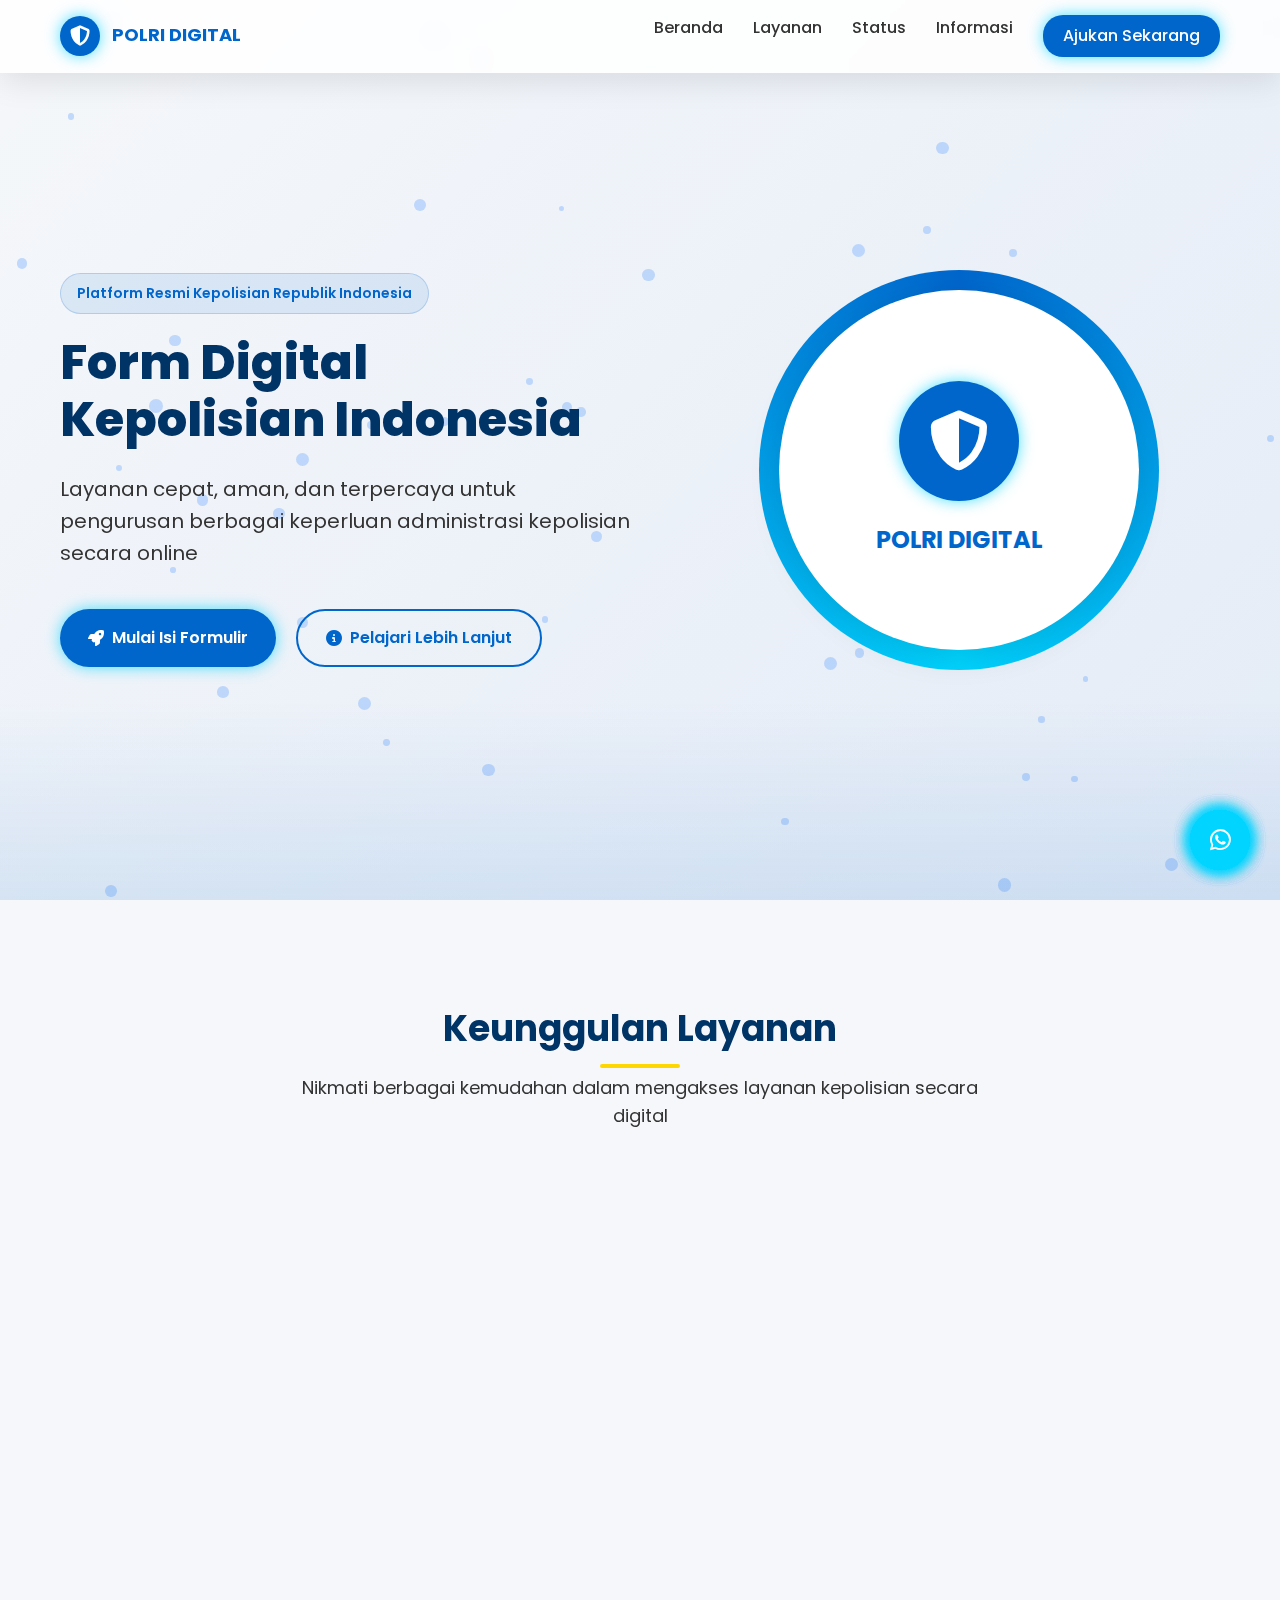
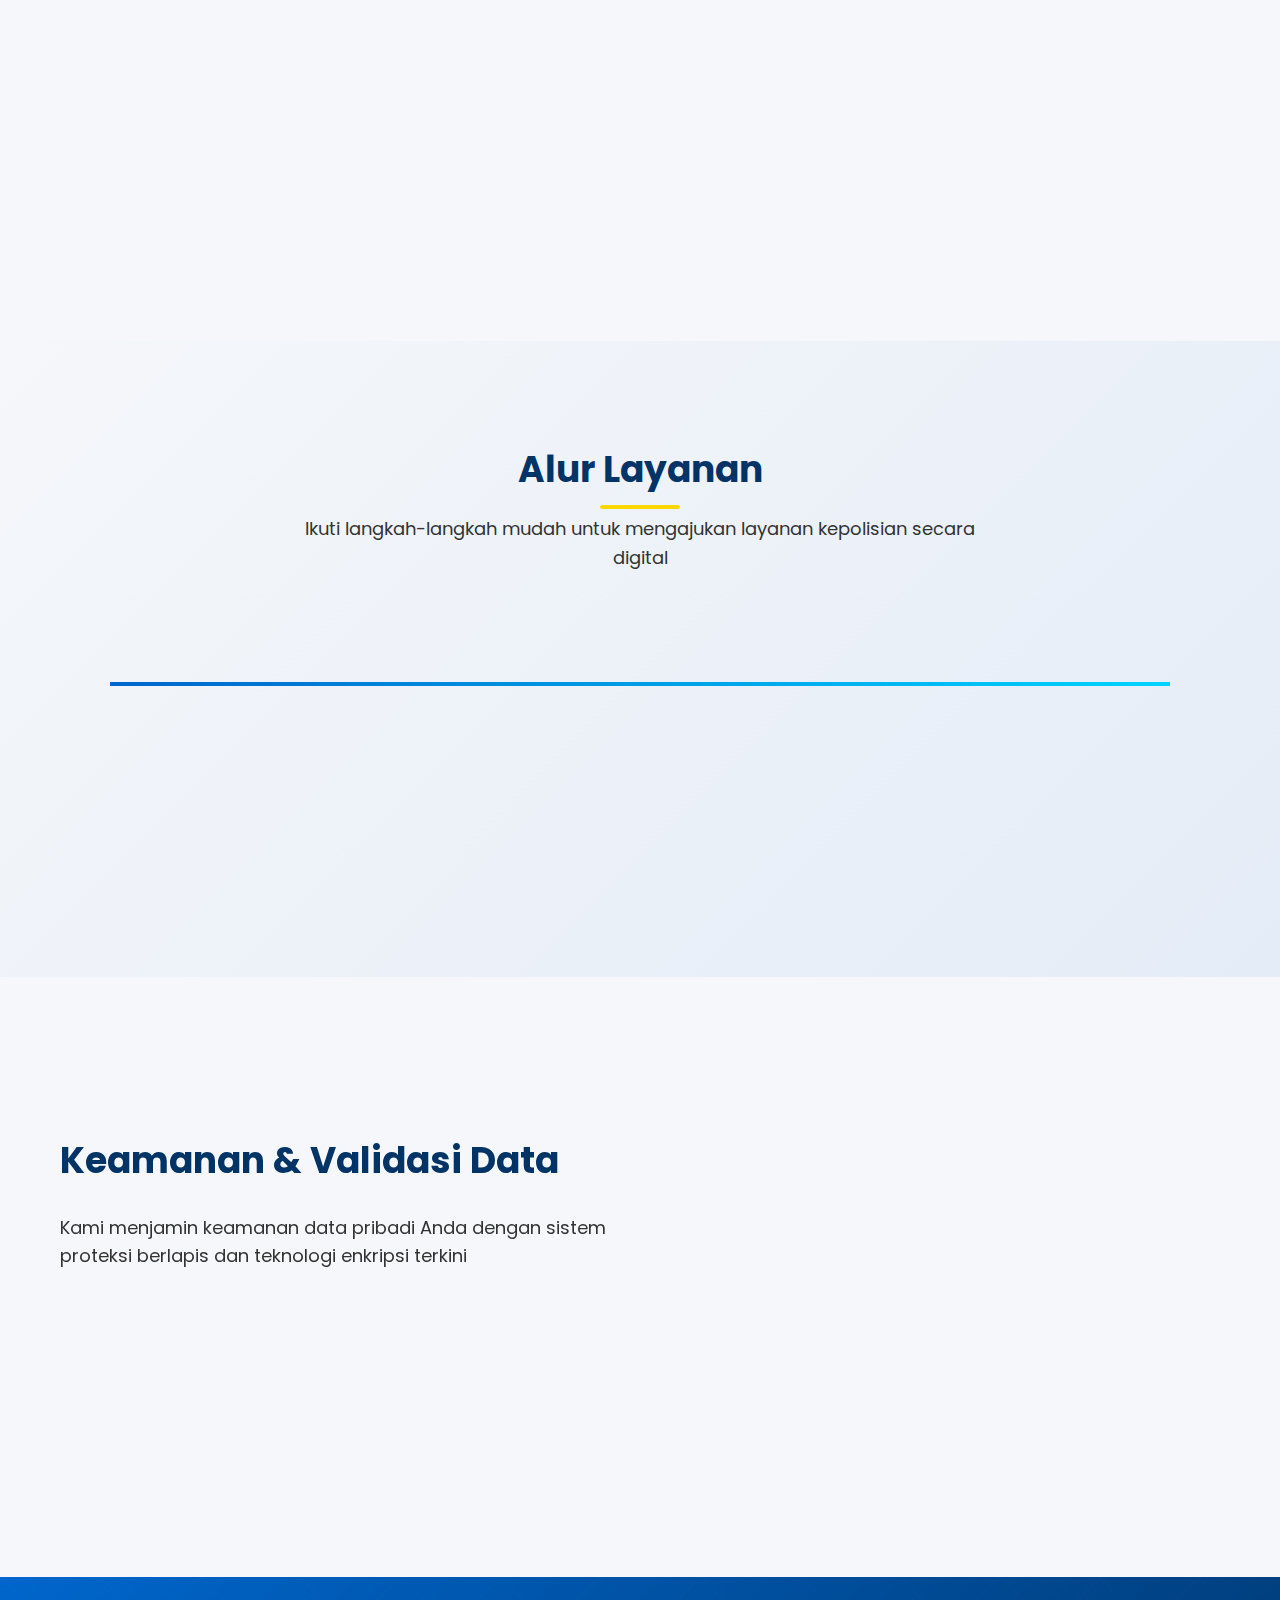
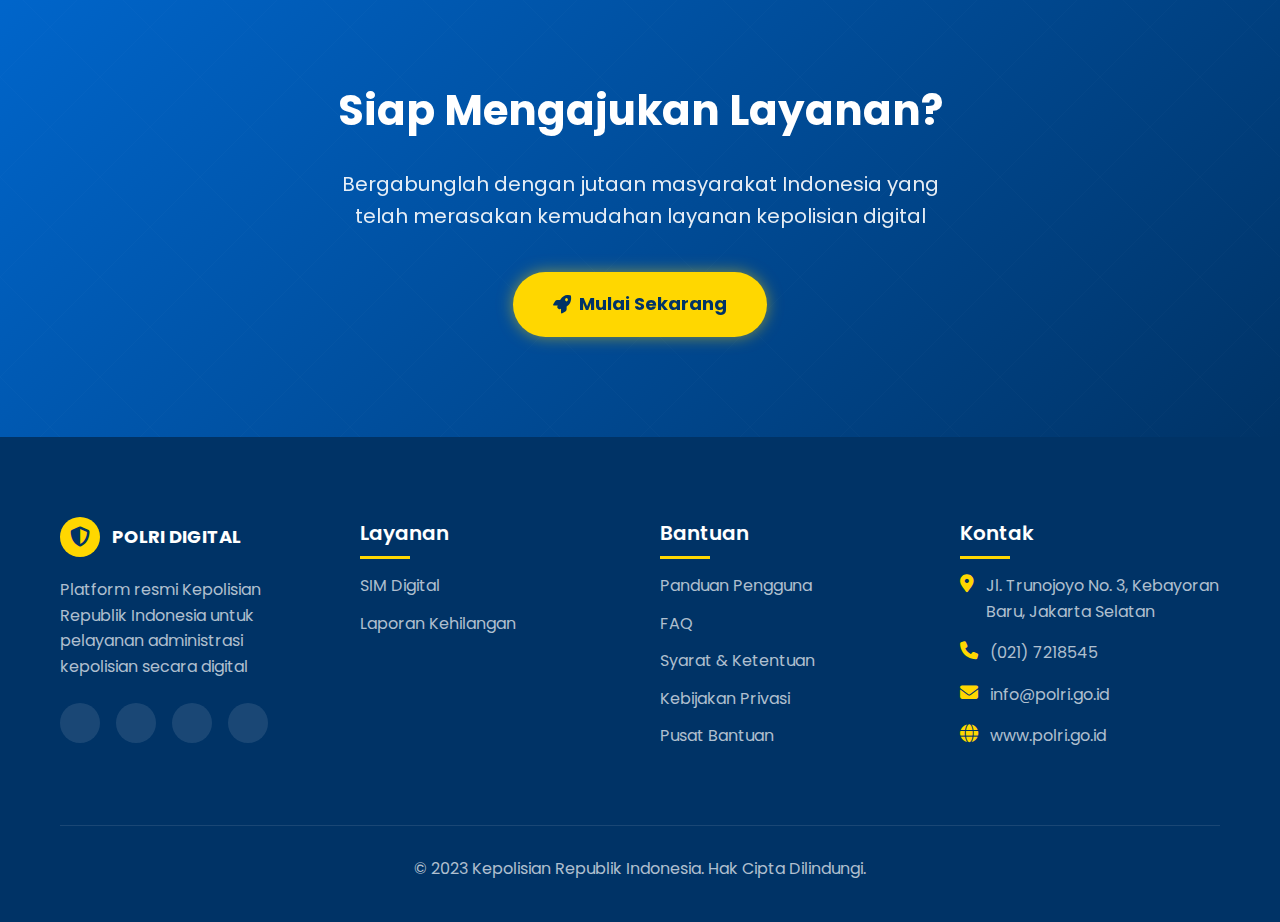
<file: index.html>
<!DOCTYPE html>
<html lang="id">

<head>
    <meta charset="UTF-8">
    <meta name="viewport" content="width=device-width, initial-scale=1.0">
    <title>Form Digital Kepolisian Indonesia - Layanan Masyarakat</title>

    <!-- Meta Tags -->
    <meta name="description"
        content="Platform Form Digital Kepolisian Indonesia - Layanan cepat, aman, dan terpercaya untuk masyarakat">
    <meta name="keywords" content="Polri Digital, Form Kepolisian, Layanan Masyarakat, SKCK Online, SIM Digital">
    <meta name="author" content="Kepolisian Negara Republik Indonesia">

    <!-- Google Fonts -->
    <link rel="preconnect" href="https://fonts.googleapis.com">
    <link rel="preconnect" href="https://fonts.gstatic.com" crossorigin>
    <link href="https://fonts.googleapis.com/css2?family=Poppins:wght@300;400;500;600;700;800&display=swap"
        rel="stylesheet">

    <!-- Font Awesome -->
    <link rel="stylesheet" href="https://cdnjs.cloudflare.com/ajax/libs/font-awesome/6.4.0/css/all.min.css">

    <!-- AOS Animation -->
    <link href="https://unpkg.com/aos@2.3.1/dist/aos.css" rel="stylesheet">

    <!-- Custom CSS -->
    <style>
        :root {
            --primary-blue: #0066CC;
            --light-blue: #4D94FF;
            --neon-blue: #00D4FF;
            --gold: #FFD700;
            --dark-blue: #003366;
            --white: #FFFFFF;
            --light-gray: #F5F7FA;
            --medium-gray: #E1E8ED;
            --dark-gray: #333333;
            --success: #00C853;
            --warning: #FFBB33;
            --danger: #FF4444;
            --glass-bg: rgba(255, 255, 255, 0.15);
            --glass-border: rgba(255, 255, 255, 0.2);
            --shadow: 0 8px 32px rgba(0, 0, 0, 0.1);
            --neon-glow: 0 0 15px rgba(0, 212, 255, 0.7);
            --gold-glow: 0 0 15px rgba(255, 215, 0, 0.5);
        }

        * {
            margin: 0;
            padding: 0;
            box-sizing: border-box;
        }

        body {
            font-family: 'Poppins', sans-serif;
            background-color: var(--light-gray);
            color: var(--dark-gray);
            overflow-x: hidden;
            line-height: 1.6;
        }

        /* Scrollbar Styling */
        ::-webkit-scrollbar {
            width: 10px;
        }

        ::-webkit-scrollbar-track {
            background: var(--light-gray);
        }

        ::-webkit-scrollbar-thumb {
            background: var(--primary-blue);
            border-radius: 5px;
        }

        ::-webkit-scrollbar-thumb:hover {
            background: var(--dark-blue);
        }

        /* Animated Background */
        .bg-animation {
            position: fixed;
            width: 100%;
            height: 100%;
            top: 0;
            left: 0;
            z-index: -1;
            background: linear-gradient(135deg, #f5f7fa 0%, #e4ecf7 100%);
        }

        .particles {
            position: fixed;
            top: 0;
            left: 0;
            width: 100%;
            height: 100%;
            z-index: -1;
            overflow: hidden;
        }

        .particle {
            position: absolute;
            background-color: var(--light-blue);
            border-radius: 50%;
            opacity: 0.3;
            animation: float 15s infinite linear;
        }

        @keyframes float {
            0% {
                transform: translateY(0) translateX(0);
                opacity: 0;
            }

            10% {
                opacity: 0.3;
            }

            90% {
                opacity: 0.3;
            }

            100% {
                transform: translateY(-100vh) translateX(100px);
                opacity: 0;
            }
        }

        .neon-waves {
            position: fixed;
            bottom: 0;
            left: 0;
            width: 100%;
            height: 200px;
            background: linear-gradient(0deg, rgba(0, 102, 204, 0.1) 0%, rgba(0, 212, 255, 0) 100%);
            z-index: -1;
            animation: waves 10s infinite linear;
        }

        @keyframes waves {
            0% {
                transform: translateX(0);
            }

            50% {
                transform: translateX(-25px);
            }

            100% {
                transform: translateX(0);
            }
        }

        /* Navigation */
        .navbar {
            position: fixed;
            top: 0;
            left: 0;
            width: 100%;
            background: rgba(255, 255, 255, 0.85);
            backdrop-filter: blur(10px);
            -webkit-backdrop-filter: blur(10px);
            border-bottom: 1px solid rgba(255, 255, 255, 0.2);
            padding: 15px 0;
            z-index: 1000;
            transition: all 0.3s ease;
            box-shadow: var(--shadow);
        }

        .navbar-container {
            max-width: 1200px;
            margin: 0 auto;
            padding: 0 20px;
            display: flex;
            justify-content: space-between;
            align-items: center;
        }

        .navbar-logo {
            display: flex;
            align-items: center;
            text-decoration: none;
        }

        .navbar-logo-icon {
            width: 40px;
            height: 40px;
            background: var(--primary-blue);
            border-radius: 50%;
            display: flex;
            align-items: center;
            justify-content: center;
            margin-right: 12px;
            box-shadow: var(--neon-glow);
            animation: pulse 2s infinite;
        }

        @keyframes pulse {
            0% {
                box-shadow: 0 0 0 0 rgba(0, 102, 204, 0.7);
            }

            70% {
                box-shadow: 0 0 0 10px rgba(0, 102, 204, 0);
            }

            100% {
                box-shadow: 0 0 0 0 rgba(0, 102, 204, 0);
            }
        }

        .navbar-logo-icon i {
            color: var(--white);
            font-size: 20px;
        }

        .navbar-logo-text {
            font-size: 18px;
            font-weight: 700;
            color: var(--primary-blue);
        }

        .navbar-menu {
            display: flex;
            list-style: none;
            margin: 0;
            padding: 0;
        }

        .navbar-menu li {
            margin-left: 30px;
        }

        .navbar-menu a {
            text-decoration: none;
            color: var(--dark-gray);
            font-weight: 500;
            font-size: 16px;
            position: relative;
            transition: all 0.3s ease;
        }

        .navbar-menu a::after {
            content: '';
            position: absolute;
            bottom: -5px;
            left: 0;
            width: 0;
            height: 2px;
            background: var(--neon-blue);
            transition: width 0.3s ease;
        }

        .navbar-menu a:hover {
            color: var(--primary-blue);
        }

        .navbar-menu a:hover::after {
            width: 100%;
        }

        .navbar-toggle {
            display: none;
            flex-direction: column;
            justify-content: space-between;
            width: 30px;
            height: 21px;
            cursor: pointer;
        }

        .navbar-toggle span {
            display: block;
            height: 3px;
            width: 100%;
            background-color: var(--dark-gray);
            border-radius: 3px;
            transition: all 0.3s ease;
        }

        /* Hero Section */
        .hero {
            min-height: 100vh;
            display: flex;
            align-items: center;
            position: relative;
            padding: 120px 0 80px;
            overflow: hidden;
        }

        .hero-container {
            max-width: 1200px;
            margin: 0 auto;
            padding: 0 20px;
            display: flex;
            align-items: center;
            justify-content: space-between;
        }

        .hero-content {
            width: 50%;
            z-index: 2;
        }

        .hero-badge {
            display: inline-block;
            background: rgba(0, 102, 204, 0.1);
            color: var(--primary-blue);
            padding: 8px 16px;
            border-radius: 50px;
            font-size: 14px;
            font-weight: 600;
            margin-bottom: 20px;
            border: 1px solid rgba(0, 102, 204, 0.2);
            animation: fadeInDown 0.8s ease;
        }

        @keyframes fadeInDown {
            from {
                opacity: 0;
                transform: translateY(-20px);
            }

            to {
                opacity: 1;
                transform: translateY(0);
            }
        }

        .hero-title {
            font-size: 48px;
            font-weight: 800;
            line-height: 1.2;
            margin-bottom: 24px;
            color: var(--dark-blue);
            animation: fadeInLeft 0.8s ease;
        }

        @keyframes fadeInLeft {
            from {
                opacity: 0;
                transform: translateX(-30px);
            }

            to {
                opacity: 1;
                transform: translateX(0);
            }
        }

        .hero-subtitle {
            font-size: 20px;
            font-weight: 400;
            margin-bottom: 40px;
            color: var(--dark-gray);
            animation: fadeInLeft 0.8s ease 0.2s both;
        }

        .hero-buttons {
            display: flex;
            gap: 20px;
            animation: fadeInUp 0.8s ease 0.4s both;
        }

        @keyframes fadeInUp {
            from {
                opacity: 0;
                transform: translateY(30px);
            }

            to {
                opacity: 1;
                transform: translateY(0);
            }
        }

        .btn {
            display: inline-flex;
            align-items: center;
            justify-content: center;
            padding: 14px 28px;
            border-radius: 50px;
            font-size: 16px;
            font-weight: 600;
            text-decoration: none;
            transition: all 0.3s ease;
            cursor: pointer;
            border: none;
            position: relative;
            overflow: hidden;
            z-index: 1;
        }

        .btn-primary {
            background: var(--primary-blue);
            color: var(--white);
            box-shadow: var(--neon-glow);
        }

        .btn-primary::before {
            content: '';
            position: absolute;
            top: 0;
            left: 0;
            width: 100%;
            height: 100%;
            background: var(--dark-blue);
            z-index: -1;
            transition: transform 0.3s ease;
            transform: scaleX(0);
            transform-origin: left;
        }

        .btn-primary:hover {
            color: var(--white);
            transform: translateY(-3px);
            box-shadow: 0 10px 20px rgba(0, 102, 204, 0.3);
        }

        .btn-primary:hover::before {
            transform: scaleX(1);
        }

        .btn-outline {
            background: transparent;
            color: var(--primary-blue);
            border: 2px solid var(--primary-blue);
        }

        .btn-outline:hover {
            background: var(--primary-blue);
            color: var(--white);
            transform: translateY(-3px);
            box-shadow: 0 10px 20px rgba(0, 102, 204, 0.2);
        }

        .btn i {
            margin-right: 8px;
        }

        .hero-visual {
            width: 45%;
            position: relative;
            animation: fadeInRight 0.8s ease 0.6s both;
        }

        @keyframes fadeInRight {
            from {
                opacity: 0;
                transform: translateX(30px);
            }

            to {
                opacity: 1;
                transform: translateX(0);
            }
        }

        .hero-badge-container {
            width: 400px;
            height: 400px;
            position: relative;
            margin: 0 auto;
        }

        .hero-badge-outer {
            position: absolute;
            top: 0;
            left: 0;
            width: 100%;
            height: 100%;
            border-radius: 50%;
            background: conic-gradient(from 0deg, var(--primary-blue), var(--neon-blue), var(--primary-blue));
            animation: rotate 20s linear infinite;
            display: flex;
            align-items: center;
            justify-content: center;
        }

        @keyframes rotate {
            0% {
                transform: rotate(0deg);
            }

            100% {
                transform: rotate(360deg);
            }
        }

        .hero-badge-inner {
            width: 90%;
            height: 90%;
            border-radius: 50%;
            background: var(--white);
            display: flex;
            flex-direction: column;
            align-items: center;
            justify-content: center;
            box-shadow: var(--shadow);
        }

        .hero-badge-icon {
            width: 120px;
            height: 120px;
            background: var(--primary-blue);
            border-radius: 50%;
            display: flex;
            align-items: center;
            justify-content: center;
            margin-bottom: 20px;
            box-shadow: var(--neon-glow);
        }

        .hero-badge-icon i {
            font-size: 60px;
            color: var(--white);
        }

        .hero-badge-text {
            font-size: 24px;
            font-weight: 700;
            color: var(--primary-blue);
            text-align: center;
        }

        /* Features Section */
        .features {
            padding: 100px 0;
            position: relative;
        }

        .section-header {
            text-align: center;
            margin-bottom: 60px;
        }

        .section-title {
            font-size: 36px;
            font-weight: 700;
            color: var(--dark-blue);
            margin-bottom: 16px;
            position: relative;
            display: inline-block;
        }

        .section-title::after {
            content: '';
            position: absolute;
            bottom: -10px;
            left: 50%;
            transform: translateX(-50%);
            width: 80px;
            height: 4px;
            background: var(--gold);
            border-radius: 2px;
        }

        .section-subtitle {
            font-size: 18px;
            color: var(--dark-gray);
            max-width: 700px;
            margin: 0 auto;
        }

        .features-container {
            max-width: 1200px;
            margin: 0 auto;
            padding: 0 20px;
            display: grid;
            grid-template-columns: repeat(auto-fit, minmax(280px, 1fr));
            gap: 30px;
        }

        .feature-card {
            background: var(--white);
            border-radius: 16px;
            padding: 40px 30px;
            text-align: center;
            box-shadow: var(--shadow);
            transition: all 0.3s ease;
            position: relative;
            overflow: hidden;
            border: 1px solid rgba(255, 255, 255, 0.2);
        }

        .feature-card::before {
            content: '';
            position: absolute;
            top: 0;
            left: 0;
            width: 100%;
            height: 5px;
            background: var(--primary-blue);
            transform: scaleX(0);
            transform-origin: left;
            transition: transform 0.3s ease;
        }

        .feature-card:hover {
            transform: translateY(-10px);
            box-shadow: 0 15px 30px rgba(0, 0, 0, 0.15);
        }

        .feature-card:hover::before {
            transform: scaleX(1);
        }

        .feature-icon {
            width: 80px;
            height: 80px;
            background: rgba(0, 102, 204, 0.1);
            border-radius: 50%;
            display: flex;
            align-items: center;
            justify-content: center;
            margin: 0 auto 24px;
            transition: all 0.3s ease;
        }

        .feature-card:hover .feature-icon {
            background: var(--primary-blue);
            transform: translateY(-10px);
        }

        .feature-icon i {
            font-size: 36px;
            color: var(--primary-blue);
            transition: all 0.3s ease;
        }

        .feature-card:hover .feature-icon i {
            color: var(--white);
        }

        .feature-title {
            font-size: 22px;
            font-weight: 600;
            color: var(--dark-blue);
            margin-bottom: 12px;
        }

        .feature-description {
            font-size: 16px;
            color: var(--dark-gray);
            line-height: 1.6;
        }

        /* Process Section */
        .process {
            padding: 100px 0;
            background: linear-gradient(135deg, #f5f7fa 0%, #e4ecf7 100%);
            position: relative;
        }

        .process-container {
            max-width: 1200px;
            margin: 0 auto;
            padding: 0 20px;
        }

        .process-steps {
            display: flex;
            justify-content: space-between;
            position: relative;
            margin-top: 60px;
        }

        .process-steps::before {
            content: '';
            position: absolute;
            top: 50px;
            left: 50px;
            right: 50px;
            height: 4px;
            background: linear-gradient(90deg, var(--primary-blue), var(--neon-blue));
            z-index: 1;
        }

        .process-step {
            width: 22%;
            text-align: center;
            position: relative;
            z-index: 2;
        }

        .step-number {
            width: 100px;
            height: 100px;
            background: var(--white);
            border-radius: 50%;
            display: flex;
            align-items: center;
            justify-content: center;
            margin: 0 auto 24px;
            box-shadow: var(--shadow);
            border: 4px solid var(--primary-blue);
            position: relative;
            transition: all 0.3s ease;
        }

        .process-step:hover .step-number {
            transform: scale(1.1);
            box-shadow: var(--neon-glow);
        }

        .step-number span {
            font-size: 36px;
            font-weight: 700;
            color: var(--primary-blue);
        }

        .step-icon {
            position: absolute;
            top: -15px;
            right: -15px;
            width: 50px;
            height: 50px;
            background: var(--gold);
            border-radius: 50%;
            display: flex;
            align-items: center;
            justify-content: center;
            box-shadow: var(--gold-glow);
        }

        .step-icon i {
            font-size: 24px;
            color: var(--white);
        }

        .step-title {
            font-size: 20px;
            font-weight: 600;
            color: var(--dark-blue);
            margin-bottom: 12px;
        }

        .step-description {
            font-size: 16px;
            color: var(--dark-gray);
        }

        /* Security Section */
        .security {
            padding: 100px 0;
            position: relative;
        }

        .security-container {
            max-width: 1200px;
            margin: 0 auto;
            padding: 0 20px;
            display: flex;
            align-items: center;
            justify-content: space-between;
        }

        .security-content {
            width: 48%;
        }

        .security-title {
            font-size: 36px;
            font-weight: 700;
            color: var(--dark-blue);
            margin-bottom: 24px;
        }

        .security-description {
            font-size: 18px;
            color: var(--dark-gray);
            margin-bottom: 30px;
            line-height: 1.6;
        }

        .security-features {
            display: grid;
            grid-template-columns: repeat(2, 1fr);
            gap: 20px;
        }

        .security-feature {
            display: flex;
            align-items: flex-start;
        }

        .security-feature-icon {
            width: 50px;
            height: 50px;
            background: rgba(0, 102, 204, 0.1);
            border-radius: 50%;
            display: flex;
            align-items: center;
            justify-content: center;
            margin-right: 16px;
            flex-shrink: 0;
        }

        .security-feature-icon i {
            font-size: 24px;
            color: var(--primary-blue);
        }

        .security-feature-text {
            font-size: 16px;
            color: var(--dark-gray);
        }

        .security-visual {
            width: 48%;
            position: relative;
        }

        .security-badge {
            width: 400px;
            height: 400px;
            background: var(--white);
            border-radius: 20px;
            box-shadow: var(--shadow);
            padding: 40px;
            display: flex;
            flex-direction: column;
            align-items: center;
            justify-content: center;
            position: relative;
            overflow: hidden;
            margin: 0 auto;
        }

        .security-badge::before {
            content: '';
            position: absolute;
            top: -50%;
            left: -50%;
            width: 200%;
            height: 200%;
            background: linear-gradient(45deg, transparent, rgba(0, 212, 255, 0.1), transparent);
            transform: rotate(45deg);
            animation: shine 3s infinite;
        }

        @keyframes shine {
            0% {
                transform: translateX(-100%) translateY(-100%) rotate(45deg);
            }

            100% {
                transform: translateX(100%) translateY(100%) rotate(45deg);
            }
        }

        .security-badge-icon {
            width: 120px;
            height: 120px;
            background: var(--primary-blue);
            border-radius: 50%;
            display: flex;
            align-items: center;
            justify-content: center;
            margin-bottom: 30px;
            position: relative;
            z-index: 1;
            box-shadow: var(--neon-glow);
        }

        .security-badge-icon i {
            font-size: 60px;
            color: var(--white);
        }

        .security-badge-title {
            font-size: 24px;
            font-weight: 700;
            color: var(--dark-blue);
            margin-bottom: 16px;
            text-align: center;
            position: relative;
            z-index: 1;
        }

        .security-badge-description {
            font-size: 16px;
            color: var(--dark-gray);
            text-align: center;
            margin-bottom: 30px;
            position: relative;
            z-index: 1;
        }

        .security-checks {
            display: flex;
            justify-content: center;
            gap: 20px;
            position: relative;
            z-index: 1;
        }

        .security-check {
            width: 60px;
            height: 60px;
            background: rgba(0, 200, 83, 0.1);
            border-radius: 50%;
            display: flex;
            align-items: center;
            justify-content: center;
            position: relative;
        }

        .security-check i {
            font-size: 30px;
            color: var(--success);
        }

        .security-check::after {
            content: '';
            position: absolute;
            top: 0;
            left: 0;
            width: 100%;
            height: 100%;
            border-radius: 50%;
            border: 2px solid var(--success);
            animation: check-pulse 2s infinite;
        }

        @keyframes check-pulse {
            0% {
                transform: scale(1);
                opacity: 1;
            }

            100% {
                transform: scale(1.5);
                opacity: 0;
            }
        }

        /* CTA Section */
        .cta {
            padding: 100px 0;
            background: linear-gradient(135deg, var(--primary-blue), var(--dark-blue));
            position: relative;
            overflow: hidden;
        }

        .cta::before {
            content: '';
            position: absolute;
            top: 0;
            left: 0;
            width: 100%;
            height: 100%;
            background: url('data:image/svg+xml;utf8,<svg xmlns="http://www.w3.org/2000/svg" width="100" height="100" viewBox="0 0 100 100"><rect width="100" height="100" fill="none"/><path d="M0,0 L100,100 M100,0 L0,100" stroke="rgba(255,255,255,0.05)" stroke-width="1"/></svg>');
            opacity: 0.3;
        }

        .cta-container {
            max-width: 800px;
            margin: 0 auto;
            padding: 0 20px;
            text-align: center;
            position: relative;
            z-index: 1;
        }

        .cta-title {
            font-size: 42px;
            font-weight: 700;
            color: var(--white);
            margin-bottom: 24px;
        }

        .cta-description {
            font-size: 20px;
            color: rgba(255, 255, 255, 0.9);
            margin-bottom: 40px;
            max-width: 600px;
            margin-left: auto;
            margin-right: auto;
        }

        .btn-glow {
            background: var(--gold);
            color: var(--dark-blue);
            font-size: 18px;
            font-weight: 700;
            padding: 18px 40px;
            border-radius: 50px;
            box-shadow: var(--gold-glow);
            position: relative;
            overflow: hidden;
            transition: all 0.3s ease;
        }

        .btn-glow::before {
            content: '';
            position: absolute;
            top: 50%;
            left: 50%;
            width: 0;
            height: 0;
            border-radius: 50%;
            background: rgba(255, 255, 255, 0.5);
            transform: translate(-50%, -50%);
            transition: width 0.6s, height 0.6s;
        }

        .btn-glow:hover {
            transform: translateY(-5px);
            box-shadow: 0 15px 30px rgba(255, 215, 0, 0.4);
        }

        .btn-glow:active::before {
            width: 300px;
            height: 300px;
        }

        /* Footer */
        .footer {
            background: var(--dark-blue);
            padding: 80px 0 40px;
            position: relative;
        }

        .footer-container {
            max-width: 1200px;
            margin: 0 auto;
            padding: 0 20px;
        }

        .footer-content {
            display: grid;
            grid-template-columns: repeat(auto-fit, minmax(250px, 1fr));
            gap: 40px;
            margin-bottom: 60px;
        }

        .footer-column h3 {
            font-size: 20px;
            font-weight: 600;
            color: var(--white);
            margin-bottom: 24px;
            position: relative;
        }

        .footer-column h3::after {
            content: '';
            position: absolute;
            bottom: -10px;
            left: 0;
            width: 50px;
            height: 3px;
            background: var(--gold);
        }

        .footer-logo {
            display: flex;
            align-items: center;
            margin-bottom: 20px;
        }

        .footer-logo-icon {
            width: 40px;
            height: 40px;
            background: var(--gold);
            border-radius: 50%;
            display: flex;
            align-items: center;
            justify-content: center;
            margin-right: 12px;
        }

        .footer-logo-icon i {
            color: var(--dark-blue);
            font-size: 20px;
        }

        .footer-logo-text {
            font-size: 18px;
            font-weight: 700;
            color: var(--white);
        }

        .footer-description {
            font-size: 16px;
            color: rgba(255, 255, 255, 0.7);
            line-height: 1.6;
            margin-bottom: 24px;
        }

        .footer-links {
            list-style: none;
            padding: 0;
            margin: 0;
        }

        .footer-links li {
            margin-bottom: 12px;
        }

        .footer-links a {
            font-size: 16px;
            color: rgba(255, 255, 255, 0.7);
            text-decoration: none;
            transition: all 0.3s ease;
            display: inline-block;
        }

        .footer-links a:hover {
            color: var(--gold);
            padding-left: 5px;
        }

        .footer-contact {
            list-style: none;
            padding: 0;
            margin: 0;
        }

        .footer-contact li {
            display: flex;
            align-items: flex-start;
            margin-bottom: 16px;
        }

        .footer-contact i {
            color: var(--gold);
            font-size: 18px;
            margin-right: 12px;
            margin-top: 2px;
        }

        .footer-contact span {
            font-size: 16px;
            color: rgba(255, 255, 255, 0.7);
        }

        .footer-social {
            display: flex;
            gap: 16px;
            margin-top: 24px;
        }

        .footer-social a {
            width: 40px;
            height: 40px;
            background: rgba(255, 255, 255, 0.1);
            border-radius: 50%;
            display: flex;
            align-items: center;
            justify-content: center;
            color: var(--white);
            font-size: 18px;
            transition: all 0.3s ease;
        }

        .footer-social a:hover {
            background: var(--gold);
            color: var(--dark-blue);
            transform: translateY(-5px);
        }

        .footer-bottom {
            border-top: 1px solid rgba(255, 255, 255, 0.1);
            padding-top: 30px;
            text-align: center;
        }

        .footer-copyright {
            font-size: 16px;
            color: rgba(255, 255, 255, 0.7);
        }

        /* Floating Action Button */
        .fab {
            position: fixed;
            bottom: 30px;
            right: 30px;
            width: 60px;
            height: 60px;
            background: var(--neon-blue);
            border-radius: 50%;
            display: flex;
            align-items: center;
            justify-content: center;
            color: var(--white);
            font-size: 24px;
            box-shadow: var(--neon-glow);
            cursor: pointer;
            z-index: 1000;
            transition: all 0.3s ease;
            animation: fab-pulse 2s infinite;
        }

        @keyframes fab-pulse {
            0% {
                box-shadow: 0 0 0 0 rgba(0, 212, 255, 0.7);
            }

            70% {
                box-shadow: 0 0 0 15px rgba(0, 212, 255, 0);
            }

            100% {
                box-shadow: 0 0 0 0 rgba(0, 212, 255, 0);
            }
        }

        .fab:hover {
            transform: scale(1.1);
            background: var(--primary-blue);
        }

        /* Back to Top */
        .back-to-top {
            position: fixed;
            bottom: 30px;
            right: 100px;
            width: 50px;
            height: 50px;
            background: var(--primary-blue);
            border-radius: 50%;
            display: flex;
            align-items: center;
            justify-content: center;
            color: var(--white);
            font-size: 20px;
            box-shadow: var(--shadow);
            cursor: pointer;
            z-index: 1000;
            opacity: 0;
            visibility: hidden;
            transition: all 0.3s ease;
        }

        .back-to-top.show {
            opacity: 1;
            visibility: visible;
        }

        .back-to-top:hover {
            background: var(--dark-blue);
            transform: translateY(-5px);
        }

        /* Responsive */
        @media (max-width: 992px) {
            .hero-container {
                flex-direction: column;
            }

            .hero-content {
                width: 100%;
                margin-bottom: 50px;
                text-align: center;
            }

            .hero-visual {
                width: 100%;
            }

            .hero-badge-container {
                width: 300px;
                height: 300px;
            }

            .hero-badge-icon {
                width: 80px;
                height: 80px;
            }

            .hero-badge-icon i {
                font-size: 40px;
            }

            .hero-badge-text {
                font-size: 18px;
            }

            .security-container {
                flex-direction: column;
            }

            .security-content,
            .security-visual {
                width: 100%;
            }

            .security-visual {
                margin-top: 50px;
            }

            .security-badge {
                width: 100%;
                max-width: 400px;
            }
        }

        @media (max-width: 768px) {
            .navbar-menu {
                position: fixed;
                top: 70px;
                left: 0;
                width: 100%;
                background: var(--white);
                flex-direction: column;
                align-items: center;
                padding: 20px 0;
                box-shadow: var(--shadow);
                transform: translateY(-150%);
                transition: transform 0.3s ease;
            }

            .navbar-menu.active {
                transform: translateY(0);
            }

            .navbar-menu li {
                margin: 10px 0;
            }

            .navbar-toggle {
                display: flex;
            }

            .hero-title {
                font-size: 36px;
            }

            .hero-subtitle {
                font-size: 18px;
            }

            .hero-buttons {
                flex-direction: column;
                align-items: center;
            }

            .btn {
                width: 100%;
                max-width: 300px;
            }

            .process-steps {
                flex-direction: column;
                align-items: center;
            }

            .process-steps::before {
                width: 4px;
                height: calc(100% - 100px);
                top: 50px;
                left: 50px;
                right: auto;
                background: linear-gradient(180deg, var(--primary-blue), var(--neon-blue));
            }

            .process-step {
                width: 100%;
                display: flex;
                align-items: center;
                margin-bottom: 40px;
            }

            .step-number {
                margin: 0 30px 0 0;
            }

            .step-content {
                text-align: left;
            }

            .security-features {
                grid-template-columns: 1fr;
            }

            .cta-title {
                font-size: 32px;
            }

            .cta-description {
                font-size: 18px;
            }

            .fab {
                bottom: 20px;
                right: 20px;
                width: 50px;
                height: 50px;
                font-size: 20px;
            }

            .back-to-top {
                bottom: 20px;
                right: 80px;
                width: 40px;
                height: 40px;
                font-size: 16px;
            }
        }

        @media (max-width: 576px) {
            .hero-title {
                font-size: 28px;
            }

            .hero-subtitle {
                font-size: 16px;
            }

            .section-title {
                font-size: 28px;
            }

            .section-subtitle {
                font-size: 16px;
            }

            .security-title {
                font-size: 28px;
            }

            .security-description {
                font-size: 16px;
            }

            .cta-title {
                font-size: 24px;
            }

            .cta-description {
                font-size: 16px;
            }

            .btn-glow {
                font-size: 16px;
                padding: 16px 30px;
            }
        }
    </style>
</head>

<body>
    <!-- Animated Background -->
    <div class="bg-animation"></div>
    <div class="particles" id="particles"></div>
    <div class="neon-waves"></div>

    <!-- Navigation -->
    <nav class="navbar">
        <div class="navbar-container">
            <a href="#" class="navbar-logo">
                <div class="navbar-logo-icon">
                    <i class="fas fa-shield-alt"></i>
                </div>
                <div class="navbar-logo-text">POLRI DIGITAL</div>
            </a>
            <ul class="navbar-menu" id="navbarMenu">
                <li><a href="index.html">Beranda</a></li>
                <li><a href="pendaftaran.html" class="active">Layanan</a></li>
                <li><a href="status.html">Status</a></li>
                <li><a href="informasi.html">Informasi</a></li>
                <li><a href="pendaftaran.html" class="btn btn-primary" style="background: var(--primary-blue); color: white; padding: 8px 20px; border-radius: 20px;">Ajukan Sekarang</a></li>
            </ul>
            <div class="navbar-toggle" id="navbarToggle">
                <span></span>
                <span></span>
                <span></span>
            </div>
        </div>
    </nav>

    <!-- Hero Section -->
    <section class="hero" id="home">
        <div class="hero-container">
            <div class="hero-content">
                <div class="hero-badge">Platform Resmi Kepolisian Republik Indonesia</div>
                <h1 class="hero-title">Form Digital Kepolisian Indonesia</h1>
                <p class="hero-subtitle">Layanan cepat, aman, dan terpercaya untuk pengurusan berbagai keperluan
                    administrasi kepolisian secara online</p>
                <div class="hero-buttons">
                    <a href="#features" class="btn btn-primary">
                        <i class="fas fa-rocket"></i> Mulai Isi Formulir
                    </a>
                    <a href="#process" class="btn btn-outline">
                        <i class="fas fa-info-circle"></i> Pelajari Lebih Lanjut
                    </a>
                </div>
            </div>
            <div class="hero-visual">
                <div class="hero-badge-container">
                    <div class="hero-badge-outer">
                        <div class="hero-badge-inner">
                            <div class="hero-badge-icon">
                                <i class="fas fa-shield-alt"></i>
                            </div>
                            <div class="hero-badge-text">POLRI DIGITAL</div>
                        </div>
                    </div>
                </div>
            </div>
        </div>
    </section>

    <!-- Features Section -->
    <section class="features" id="features">
        <div class="section-header">
            <h2 class="section-title">Keunggulan Layanan</h2>
            <p class="section-subtitle">Nikmati berbagai kemudahan dalam mengakses layanan kepolisian secara digital</p>
        </div>
        <div class="features-container">
            <div class="feature-card" data-aos="fade-up" data-aos-delay="100">
                <div class="feature-icon">
                    <i class="fas fa-shield-alt"></i>
                </div>
                <h3 class="feature-title">Keamanan Terjamin</h3>
                <p class="feature-description">Sistem keamanan berlapis dengan enkripsi data tingkat tinggi untuk
                    melindungi informasi pribadi Anda</p>
            </div>
            <div class="feature-card" data-aos="fade-up" data-aos-delay="200">
                <div class="feature-icon">
                    <i class="fas fa-bolt"></i>
                </div>
                <h3 class="feature-title">Proses Cepat</h3>
                <p class="feature-description">Pengajuan dan pemrosesan dokumen secara real-time tanpa perlu antri di
                    kantor kepolisian</p>
            </div>
            <div class="feature-card" data-aos="fade-up" data-aos-delay="300">
                <div class="feature-icon">
                    <i class="fas fa-certificate"></i>
                </div>
                <h3 class="feature-title">Validasi Resmi</h3>
                <p class="feature-description">Dokumen yang dihasilkan memiliki keabsahan hukum yang sama dengan
                    pengajuan manual</p>
            </div>
            <div class="feature-card" data-aos="fade-up" data-aos-delay="400">
                <div class="feature-icon">
                    <i class="fas fa-mobile-alt"></i>
                </div>
                <h3 class="feature-title">Mudah Diakses</h3>
                <p class="feature-description">Platform yang responsif dan user-friendly, dapat diakses kapan saja dan
                    di mana saja</p>
            </div>
        </div>
    </section>

    <!-- Process Section -->
    <section class="process" id="process">
        <div class="process-container">
            <div class="section-header">
                <h2 class="section-title">Alur Layanan</h2>
                <p class="section-subtitle">Ikuti langkah-langkah mudah untuk mengajukan layanan kepolisian secara
                    digital</p>
            </div>
            <div class="process-steps">
                <div class="process-step" data-aos="fade-up" data-aos-delay="100">
                    <div class="step-number">
                        <span>1</span>
                        <div class="step-icon">
                            <i class="fas fa-user"></i>
                        </div>
                    </div>
                    <h3 class="step-title">Daftar Akun</h3>
                    <p class="step-description">Buat akun dengan data diri yang valid untuk mengakses semua layanan</p>
                </div>
                <div class="process-step" data-aos="fade-up" data-aos-delay="200">
                    <div class="step-number">
                        <span>2</span>
                        <div class="step-icon">
                            <i class="fas fa-file-alt"></i>
                        </div>
                    </div>
                    <h3 class="step-title">Isi Formulir</h3>
                    <p class="step-description">Lengkapi formulir sesuai dengan layanan yang dibutuhkan</p>
                </div>
                <div class="process-step" data-aos="fade-up" data-aos-delay="300">
                    <div class="step-number">
                        <span>3</span>
                        <div class="step-icon">
                            <i class="fas fa-upload"></i>
                        </div>
                    </div>
                    <h3 class="step-title">Upload Dokumen</h3>
                    <p class="step-description">Unggah dokumen pendukung yang diperlukan untuk verifikasi</p>
                </div>
                <div class="process-step" data-aos="fade-up" data-aos-delay="400">
                    <div class="step-number">
                        <span>4</span>
                        <div class="step-icon">
                            <i class="fas fa-check-circle"></i>
                        </div>
                    </div>
                    <h3 class="step-title">Selesai</h3>
                    <p class="step-description">Dokumen siap diunduh setelah melalui proses verifikasi</p>
                </div>
            </div>
        </div>
    </section>

    <!-- Security Section -->
    <section class="security" id="security">
        <div class="security-container">
            <div class="security-content">
                <h2 class="security-title">Keamanan & Validasi Data</h2>
                <p class="security-description">Kami menjamin keamanan data pribadi Anda dengan sistem proteksi berlapis
                    dan teknologi enkripsi terkini</p>
                <div class="security-features">
                    <div class="security-feature" data-aos="fade-right" data-aos-delay="100">
                        <div class="security-feature-icon">
                            <i class="fas fa-lock"></i>
                        </div>
                        <div class="security-feature-text">Enkripsi data end-to-end</div>
                    </div>
                    <div class="security-feature" data-aos="fade-right" data-aos-delay="200">
                        <div class="security-feature-icon">
                            <i class="fas fa-fingerprint"></i>
                        </div>
                        <div class="security-feature-text">Verifikasi biometrik</div>
                    </div>
                    <div class="security-feature" data-aos="fade-right" data-aos-delay="300">
                        <div class="security-feature-icon">
                            <i class="fas fa-shield-alt"></i>
                        </div>
                        <div class="security-feature-text">Sertifikat SSL/TLS</div>
                    </div>
                    <div class="security-feature" data-aos="fade-right" data-aos-delay="400">
                        <div class="security-feature-icon">
                            <i class="fas fa-user-shield"></i>
                        </div>
                        <div class="security-feature-text">Perlindungan data pribadi</div>
                    </div>
                </div>
            </div>
            <div class="security-visual" data-aos="fade-left">
                <div class="security-badge">
                    <div class="security-badge-icon">
                        <i class="fas fa-shield-alt"></i>
                    </div>
                    <h3 class="security-badge-title">Sistem Keamanan Terintegrasi</h3>
                    <p class="security-badge-description">Standar keamanan sesuai dengan regulasi nasional dan
                        internasional</p>
                    <div class="security-checks">
                        <div class="security-check">
                            <i class="fas fa-check"></i>
                        </div>
                        <div class="security-check">
                            <i class="fas fa-check"></i>
                        </div>
                        <div class="security-check">
                            <i class="fas fa-check"></i>
                        </div>
                    </div>
                </div>
            </div>
        </div>
    </section>

    <!-- CTA Section -->
    <section class="cta" id="cta">
        <div class="cta-container">
            <h2 class="cta-title">Siap Mengajukan Layanan?</h2>
            <p class="cta-description">Bergabunglah dengan jutaan masyarakat Indonesia yang telah merasakan kemudahan
                layanan kepolisian digital</p>
            <a href="#" class="btn btn-glow">
                <i class="fas fa-rocket"></i> Mulai Sekarang
            </a>
        </div>
    </section>

    <!-- Footer -->
    <footer class="footer" id="contact">
        <div class="footer-container">
            <div class="footer-content">
                <div class="footer-column">
                    <div class="footer-logo">
                        <div class="footer-logo-icon">
                            <i class="fas fa-shield-alt"></i>
                        </div>
                        <div class="footer-logo-text">POLRI DIGITAL</div>
                    </div>
                    <p class="footer-description">Platform resmi Kepolisian Republik Indonesia untuk pelayanan
                        administrasi kepolisian secara digital</p>
                    <div class="footer-social">
                        <a href="#"><i class="fab fa-facebook-f"></i></a>
                        <a href="#"><i class="fab fa-twitter"></i></a>
                        <a href="#"><i class="fab fa-instagram"></i></a>
                        <a href="#"><i class="fab fa-youtube"></i></a>
                    </div>
                </div>
                <div class="footer-column">
                    <h3>Layanan</h3>
                    <ul class="footer-links">
                        <li><a href="#">SIM Digital</a></li>
                        <li><a href="#">Laporan Kehilangan</a></li>
                    </ul>
                </div>
                <div class="footer-column">
                    <h3>Bantuan</h3>
                    <ul class="footer-links">
                        <li><a href="#">Panduan Pengguna</a></li>
                        <li><a href="#">FAQ</a></li>
                        <li><a href="#">Syarat & Ketentuan</a></li>
                        <li><a href="#">Kebijakan Privasi</a></li>
                        <li><a href="#">Pusat Bantuan</a></li>
                    </ul>
                </div>
                <div class="footer-column">
                    <h3>Kontak</h3>
                    <ul class="footer-contact">
                        <li>
                            <i class="fas fa-map-marker-alt"></i>
                            <span>Jl. Trunojoyo No. 3, Kebayoran Baru, Jakarta Selatan</span>
                        </li>
                        <li>
                            <i class="fas fa-phone"></i>
                            <span>(021) 7218545</span>
                        </li>
                        <li>
                            <i class="fas fa-envelope"></i>
                            <span>info@polri.go.id</span>
                        </li>
                        <li>
                            <i class="fas fa-globe"></i>
                            <span>www.polri.go.id</span>
                        </li>
                    </ul>
                </div>
            </div>
            <div class="footer-bottom">
                <p class="footer-copyright">© 2023 Kepolisian Republik Indonesia. Hak Cipta Dilindungi.</p>
            </div>
        </div>
    </footer>

    <!-- Floating Action Button -->
    <div class="fab" id="fab">
        <i class="fab fa-whatsapp"></i>
    </div>

    <!-- Back to Top -->
    <div class="back-to-top" id="backToTop">
        <i class="fas fa-arrow-up"></i>
    </div>

    <!-- Scripts -->
    <script src="https://unpkg.com/aos@2.3.1/dist/aos.js"></script>
    <script>
        document.addEventListener('DOMContentLoaded', function () {
            // Initialize AOS
            AOS.init({
                duration: 1000,
                once: true,
                easing: 'ease-out-cubic'
            });

            // Create particles
            const particlesContainer = document.getElementById('particles');
            const particleCount = 50;

            for (let i = 0; i < particleCount; i++) {
                const particle = document.createElement('div');
                particle.classList.add('particle');

                // Random size
                const size = Math.random() * 10 + 5;
                particle.style.width = `${size}px`;
                particle.style.height = `${size}px`;

                // Random position
                const posX = Math.random() * 100;
                const posY = Math.random() * 100;
                particle.style.left = `${posX}%`;
                particle.style.top = `${posY}%`;

                // Random animation duration
                const duration = Math.random() * 20 + 10;
                particle.style.animationDuration = `${duration}s`;

                // Random animation delay
                const delay = Math.random() * 5;
                particle.style.animationDelay = `${delay}s`;

                particlesContainer.appendChild(particle);
            }

            // Navbar toggle
            const navbarToggle = document.getElementById('navbarToggle');
            const navbarMenu = document.getElementById('navbarMenu');

            navbarToggle.addEventListener('click', function () {
                navbarMenu.classList.toggle('active');

                // Animate hamburger menu
                const spans = navbarToggle.querySelectorAll('span');
                spans[0].style.transform = navbarMenu.classList.contains('active') ? 'rotate(45deg) translate(5px, 5px)' : '';
                spans[1].style.opacity = navbarMenu.classList.contains('active') ? '0' : '';
                spans[2].style.transform = navbarMenu.classList.contains('active') ? 'rotate(-45deg) translate(7px, -6px)' : '';
            });

            // Close navbar menu when clicking on a link
            const navbarLinks = document.querySelectorAll('.navbar-menu a');
            navbarLinks.forEach(link => {
                link.addEventListener('click', () => {
                    navbarMenu.classList.remove('active');

                    // Reset hamburger menu
                    const spans = navbarToggle.querySelectorAll('span');
                    spans[0].style.transform = '';
                    spans[1].style.opacity = '';
                    spans[2].style.transform = '';
                });
            });

            // Back to top button
            const backToTop = document.getElementById('backToTop');

            window.addEventListener('scroll', () => {
                if (window.scrollY > 300) {
                    backToTop.classList.add('show');
                } else {
                    backToTop.classList.remove('show');
                }
            });

            backToTop.addEventListener('click', () => {
                window.scrollTo({
                    top: 0,
                    behavior: 'smooth'
                });
            });

            // WhatsApp FAB
            const fab = document.getElementById('fab');
            fab.addEventListener('click', () => {
                window.open('https://wa.me/6281234567890?text=Halo%20saya%20ingin%20bertanya%20tentang%20layanan%20Polri%20Digital', '_blank');
            });

            // Smooth scrolling for anchor links
            document.querySelectorAll('a[href^="#"]').forEach(anchor => {
                anchor.addEventListener('click', function (e) {
                    e.preventDefault();
                    const target = document.querySelector(this.getAttribute('href'));
                    if (target) {
                        target.scrollIntoView({
                            behavior: 'smooth',
                            block: 'start'
                        });
                    }
                });
            });

            // Navbar scroll effect
            const navbar = document.querySelector('.navbar');

            window.addEventListener('scroll', () => {
                if (window.scrollY > 50) {
                    navbar.style.background = 'rgba(255, 255, 255, 0.95)';
                    navbar.style.boxShadow = '0 8px 32px rgba(0, 0, 0, 0.15)';
                } else {
                    navbar.style.background = 'rgba(255, 255, 255, 0.85)';
                    navbar.style.boxShadow = '0 8px 32px rgba(0, 0, 0, 0.1)';
                }
            });

            // Add animation to feature cards on hover
            const featureCards = document.querySelectorAll('.feature-card');

            featureCards.forEach(card => {
                card.addEventListener('mouseenter', function () {
                    this.querySelector('.feature-icon').style.transform = 'translateY(-10px) rotate(5deg)';
                });

                card.addEventListener('mouseleave', function () {
                    this.querySelector('.feature-icon').style.transform = 'translateY(0) rotate(0)';
                });
            });

            // Add animation to process steps on hover
            const processSteps = document.querySelectorAll('.process-step');

            processSteps.forEach(step => {
                step.addEventListener('mouseenter', function () {
                    this.querySelector('.step-number').style.transform = 'scale(1.1)';
                });

                step.addEventListener('mouseleave', function () {
                    this.querySelector('.step-number').style.transform = 'scale(1)';
                });
            });

            // Add ripple effect to buttons
            const buttons = document.querySelectorAll('.btn');

            buttons.forEach(button => {
                button.addEventListener('click', function (e) {
                    const ripple = document.createElement('span');
                    const rect = this.getBoundingClientRect();
                    const size = Math.max(rect.width, rect.height);
                    const x = e.clientX - rect.left - size / 2;
                    const y = e.clientY - rect.top - size / 2;

                    ripple.style.width = ripple.style.height = size + 'px';
                    ripple.style.left = x + 'px';
                    ripple.style.top = y + 'px';
                    ripple.classList.add('ripple');

                    this.appendChild(ripple);

                    setTimeout(() => {
                        ripple.remove();
                    }, 600);
                });
            });

            // Add parallax effect to hero section
            window.addEventListener('scroll', () => {
                const scrollPosition = window.scrollY;
                const heroVisual = document.querySelector('.hero-visual');

                if (heroVisual) {
                    heroVisual.style.transform = `translateY(${scrollPosition * 0.2}px)`;
                }
            });

            // Add animation to security checks
            const securityChecks = document.querySelectorAll('.security-check');

            securityChecks.forEach((check, index) => {
                check.style.animationDelay = `${index * 0.2}s`;
            });
        });
    </script>
</body>

</html>
</file>
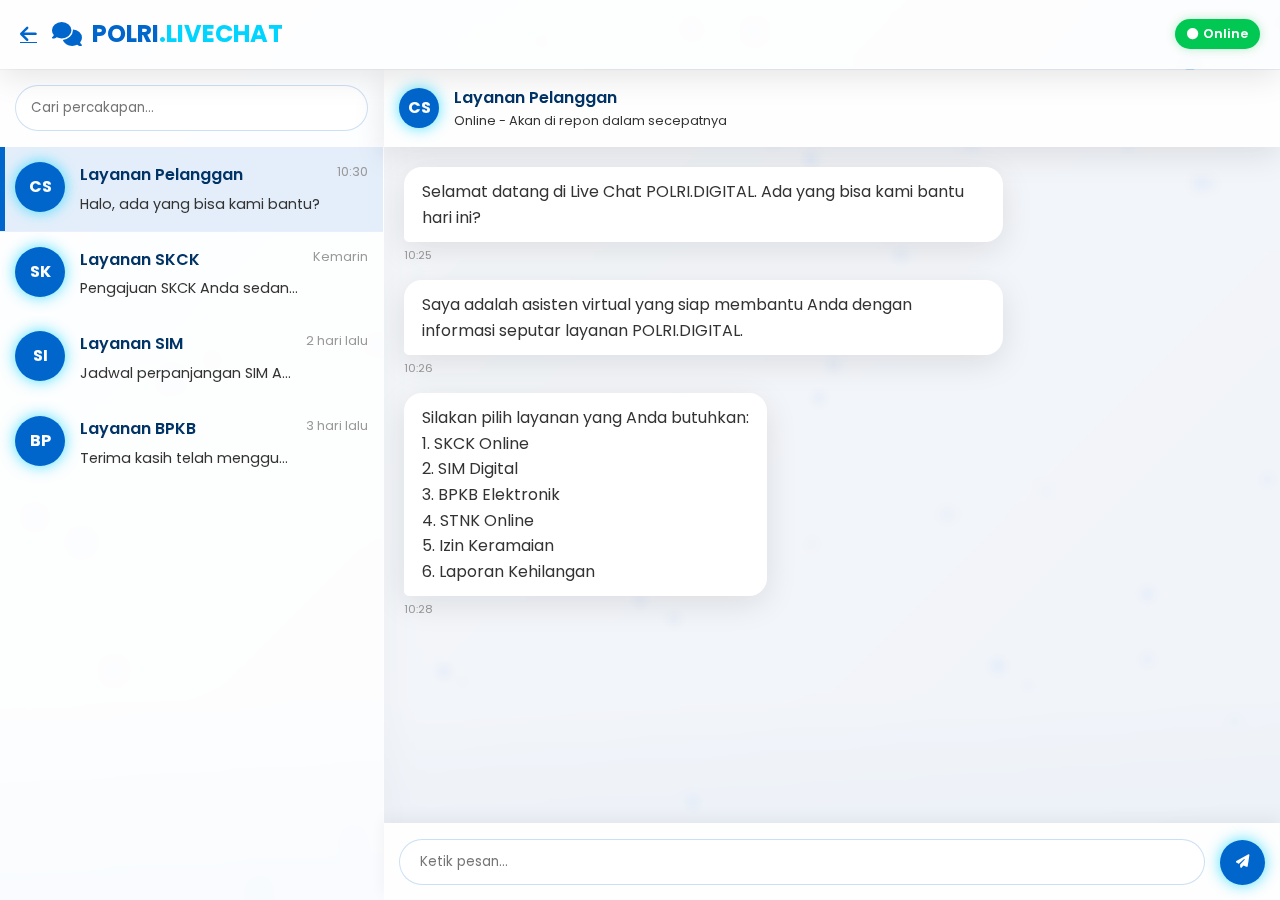
<file: live-chat.html>
<!DOCTYPE html>
<html lang="id">

<head>
    <meta charset="UTF-8">
    <meta name="viewport" content="width=device-width, initial-scale=1.0">
    <title>Live Chat - POLRI.DIGITAL</title>

    <!-- Meta Tags -->
    <meta name="description"
        content="Layanan Live Chat POLRI.DIGITAL - Bantuan langsung untuk kebutuhan administrasi kepolisian">
    <meta name="keywords" content="Live Chat, POLRI, Bantuan, Layanan Pelanggan">
    <meta name="author" content="Kepolisian Negara Republik Indonesia">

    <!-- Google Fonts -->
    <link rel="preconnect" href="https://fonts.googleapis.com">
    <link rel="preconnect" href="https://fonts.gstatic.com" crossorigin>
    <link href="https://fonts.googleapis.com/css2?family=Poppins:wght@300;400;500;600;700;800&display=swap"
        rel="stylesheet">

    <!-- Font Awesome -->
    <link rel="stylesheet" href="https://cdnjs.cloudflare.com/ajax/libs/font-awesome/6.4.0/css/all.min.css">

    <!-- AOS Animation -->
    <link href="https://unpkg.com/aos@2.3.1/dist/aos.css" rel="stylesheet">

    <!-- Custom CSS -->
    <style>
        :root {
            --primary-blue: #0066CC;
            --light-blue: #4D94FF;
            --neon-blue: #00D4FF;
            --gold: #FFD700;
            --dark-blue: #003366;
            --white: #FFFFFF;
            --light-gray: #F5F7FA;
            --medium-gray: #E1E8ED;
            --dark-gray: #333333;
            --success: #00C853;
            --warning: #FFBB33;
            --danger: #FF4444;
            --glass-bg: rgba(255, 255, 255, 0.15);
            --glass-border: rgba(255, 255, 255, 0.2);
            --shadow: 0 8px 32px rgba(0, 0, 0, 0.1);
            --neon-glow: 0 0 15px rgba(0, 212, 255, 0.7);
            --gold-glow: 0 0 15px rgba(255, 215, 0, 0.5);
        }

        * {
            margin: 0;
            padding: 0;
            box-sizing: border-box;
        }

        body {
            font-family: 'Poppins', sans-serif;
            background-color: var(--light-gray);
            color: var(--dark-gray);
            overflow-x: hidden;
            line-height: 1.6;
        }

        /* Scrollbar Styling */
        ::-webkit-scrollbar {
            width: 10px;
        }

        ::-webkit-scrollbar-track {
            background: var(--light-gray);
        }

        ::-webkit-scrollbar-thumb {
            background: var(--primary-blue);
            border-radius: 5px;
        }

        ::-webkit-scrollbar-thumb:hover {
            background: var(--dark-blue);
        }

        /* Animated Background */
        .bg-animation {
            position: fixed;
            width: 100%;
            height: 100%;
            top: 0;
            left: 0;
            z-index: -1;
            background: linear-gradient(135deg, #f5f7fa 0%, #e4ecf7 100%);
        }

        .particles {
            position: fixed;
            top: 0;
            left: 0;
            width: 100%;
            height: 100%;
            z-index: -1;
            overflow: hidden;
        }

        .particle {
            position: absolute;
            background-color: var(--light-blue);
            border-radius: 50%;
            opacity: 0.3;
            animation: float 15s infinite linear;
        }

        @keyframes float {
            0% {
                transform: translateY(0) translateX(0);
                opacity: 0;
            }

            10% {
                opacity: 0.3;
            }

            90% {
                opacity: 0.3;
            }

            100% {
                transform: translateY(-100vh) translateX(100px);
                opacity: 0;
            }
        }

        .neon-waves {
            position: fixed;
            bottom: 0;
            left: 0;
            width: 100%;
            height: 200px;
            background: linear-gradient(0deg, rgba(0, 102, 204, 0.1) 0%, rgba(0, 212, 255, 0) 100%);
            z-index: -1;
            animation: waves 10s infinite linear;
        }

        @keyframes waves {
            0% {
                transform: translateX(0);
            }

            50% {
                transform: translateX(-25px);
            }

            100% {
                transform: translateX(0);
            }
        }

        /* Chat Container */
        .chat-container {
            height: 100vh;
            display: flex;
            flex-direction: column;
            position: relative;
        }

        /* Chat Header */
        .chat-header {
            background: rgba(255, 255, 255, 0.85);
            backdrop-filter: blur(10px);
            -webkit-backdrop-filter: blur(10px);
            border-bottom: 1px solid rgba(255, 255, 255, 0.2);
            padding: 15px 20px;
            display: flex;
            align-items: center;
            justify-content: space-between;
            position: fixed;
            top: 0;
            left: 0;
            right: 0;
            z-index: 1000;
            box-shadow: var(--shadow);
            transition: all 0.3s ease;
        }

        .chat-header .brand {
            font-weight: 700;
            font-size: 1.5rem;
            color: var(--primary-blue);
            display: flex;
            align-items: center;
        }

        .chat-header .brand i {
            margin-right: 10px;
            color: var(--primary-blue);
        }

        .chat-header .back-btn {
            background: none;
            border: none;
            color: var(--primary-blue);
            font-size: 1.2rem;
            cursor: pointer;
            display: flex;
            align-items: center;
            margin-right: 15px;
            transition: all 0.3s ease;
        }

        .chat-header .back-btn:hover {
            color: var(--dark-blue);
            transform: translateX(-5px);
        }

        .chat-header .status-badge {
            background: var(--success);
            color: var(--white);
            padding: 5px 12px;
            border-radius: 20px;
            font-size: 0.8rem;
            font-weight: 600;
            display: flex;
            align-items: center;
            box-shadow: 0 0 10px rgba(0, 200, 83, 0.3);
        }

        .chat-header .status-badge i {
            margin-right: 5px;
            font-size: 0.7rem;
        }

        /* Chat Main */
        .chat-main {
            display: flex;
            flex: 1;
            overflow: hidden;
            margin-top: 70px;
        }

        /* Chat Sidebar */
        .chat-sidebar {
            width: 30%;
            background: rgba(255, 255, 255, 0.85);
            backdrop-filter: blur(10px);
            -webkit-backdrop-filter: blur(10px);
            border-right: 1px solid rgba(255, 255, 255, 0.2);
            display: flex;
            flex-direction: column;
            overflow: hidden;
            box-shadow: var(--shadow);
        }

        .chat-search {
            padding: 15px;
            border-bottom: 1px solid rgba(255, 255, 255, 0.2);
        }

        .chat-search input {
            width: 100%;
            padding: 12px 15px;
            border: 1px solid rgba(0, 102, 204, 0.2);
            border-radius: 50px;
            outline: none;
            font-family: 'Poppins', sans-serif;
            background: rgba(255, 255, 255, 0.7);
            transition: all 0.3s ease;
        }

        .chat-search input:focus {
            border-color: var(--primary-blue);
            box-shadow: 0 0 0 3px rgba(0, 102, 204, 0.2);
        }

        .chat-list {
            flex: 1;
            overflow-y: auto;
        }

        .chat-item {
            display: flex;
            padding: 15px;
            border-bottom: 1px solid rgba(255, 255, 255, 0.1);
            cursor: pointer;
            transition: all 0.3s ease;
            position: relative;
            overflow: hidden;
        }

        .chat-item::before {
            content: '';
            position: absolute;
            top: 0;
            left: 0;
            width: 5px;
            height: 100%;
            background: var(--primary-blue);
            transform: scaleY(0);
            transition: transform 0.3s ease;
        }

        .chat-item:hover {
            background: rgba(0, 102, 204, 0.05);
        }

        .chat-item:hover::before {
            transform: scaleY(1);
        }

        .chat-item.active {
            background: rgba(0, 102, 204, 0.1);
        }

        .chat-item.active::before {
            transform: scaleY(1);
        }

        .chat-item-avatar {
            width: 50px;
            height: 50px;
            border-radius: 50%;
            background: var(--primary-blue);
            display: flex;
            align-items: center;
            justify-content: center;
            color: white;
            font-weight: bold;
            margin-right: 15px;
            flex-shrink: 0;
            box-shadow: var(--neon-glow);
            position: relative;
            z-index: 1;
        }

        .chat-item-content {
            flex: 1;
            overflow: hidden;
        }

        .chat-item-name {
            font-weight: 600;
            margin-bottom: 5px;
            white-space: nowrap;
            overflow: hidden;
            text-overflow: ellipsis;
            color: var(--dark-blue);
        }

        .chat-item-message {
            font-size: 0.9rem;
            color: var(--dark-gray);
            white-space: nowrap;
            overflow: hidden;
            text-overflow: ellipsis;
        }

        .chat-item-time {
            font-size: 0.8rem;
            color: #999;
            margin-left: 10px;
            flex-shrink: 0;
        }

        /* Chat Conversation */
        .chat-conversation {
            flex: 1;
            display: flex;
            flex-direction: column;
            background: rgba(245, 247, 250, 0.7);
            backdrop-filter: blur(5px);
            -webkit-backdrop-filter: blur(5px);
        }

        .chat-conversation-header {
            background: rgba(255, 255, 255, 0.85);
            backdrop-filter: blur(10px);
            -webkit-backdrop-filter: blur(10px);
            padding: 15px;
            border-bottom: 1px solid rgba(255, 255, 255, 0.2);
            display: flex;
            align-items: center;
            box-shadow: var(--shadow);
        }

        .chat-conversation-avatar {
            width: 40px;
            height: 40px;
            border-radius: 50%;
            background: var(--primary-blue);
            display: flex;
            align-items: center;
            justify-content: center;
            color: white;
            font-weight: bold;
            margin-right: 15px;
            box-shadow: var(--neon-glow);
        }

        .chat-conversation-name {
            font-weight: 600;
            color: var(--dark-blue);
        }

        .chat-conversation-status {
            font-size: 0.8rem;
            color: var(--dark-gray);
        }

        .chat-messages {
            flex: 1;
            padding: 20px;
            overflow-y: auto;
            display: flex;
            flex-direction: column;
        }

        .message {
            max-width: 70%;
            margin-bottom: 15px;
            display: flex;
            flex-direction: column;
            animation: fadeInUp 0.3s ease;
        }

        @keyframes fadeInUp {
            from {
                opacity: 0;
                transform: translateY(10px);
            }

            to {
                opacity: 1;
                transform: translateY(0);
            }
        }

        .message.sent {
            align-self: flex-end;
            align-items: flex-end;
        }

        .message.received {
            align-self: flex-start;
            align-items: flex-start;
        }

        .message-bubble {
            padding: 12px 18px;
            border-radius: 18px;
            position: relative;
            word-wrap: break-word;
            box-shadow: var(--shadow);
        }

        .message.sent .message-bubble {
            background: var(--primary-blue);
            color: var(--white);
            border-bottom-right-radius: 5px;
        }

        .message.received .message-bubble {
            background: var(--white);
            color: var(--dark-gray);
            border-bottom-left-radius: 5px;
        }

        .message-time {
            font-size: 0.7rem;
            color: #999;
            margin-top: 5px;
        }

        .message.sent .message-time {
            text-align: right;
        }

        /* Chat Input */
        .chat-input {
            background: rgba(255, 255, 255, 0.85);
            backdrop-filter: blur(10px);
            -webkit-backdrop-filter: blur(10px);
            padding: 15px;
            border-top: 1px solid rgba(255, 255, 255, 0.2);
            display: flex;
            align-items: center;
            box-shadow: 0 -5px 15px rgba(0, 0, 0, 0.05);
        }

        .chat-input input {
            flex: 1;
            padding: 12px 20px;
            border: 1px solid rgba(0, 102, 204, 0.2);
            border-radius: 50px;
            outline: none;
            font-family: 'Poppins', sans-serif;
            background: rgba(255, 255, 255, 0.7);
            transition: all 0.3s ease;
        }

        .chat-input input:focus {
            border-color: var(--primary-blue);
            box-shadow: 0 0 0 3px rgba(0, 102, 204, 0.2);
        }

        .chat-input button {
            background: var(--primary-blue);
            border: none;
            color: white;
            width: 45px;
            height: 45px;
            border-radius: 50%;
            margin-left: 15px;
            display: flex;
            align-items: center;
            justify-content: center;
            cursor: pointer;
            transition: all 0.3s ease;
            box-shadow: var(--neon-glow);
        }

        .chat-input button:hover {
            background: var(--dark-blue);
            transform: scale(1.05);
            box-shadow: 0 0 20px rgba(0, 102, 204, 0.5);
        }

        .chat-input button:active {
            transform: scale(0.95);
        }

        /* Empty State */
        .empty-state {
            flex: 1;
            display: flex;
            flex-direction: column;
            align-items: center;
            justify-content: center;
            padding: 20px;
            text-align: center;
        }

        .empty-state-icon {
            font-size: 4rem;
            color: var(--medium-gray);
            margin-bottom: 20px;
            opacity: 0.7;
        }

        .empty-state-text {
            color: var(--dark-gray);
            margin-bottom: 20px;
            font-size: 1.1rem;
        }

        /* Responsive */
        @media (max-width: 768px) {
            .chat-sidebar {
                width: 100%;
                position: absolute;
                z-index: 10;
                height: 100%;
                display: none;
            }

            .chat-sidebar.active {
                display: flex;
            }

            .chat-conversation {
                width: 100%;
            }
        }
    </style>
</head>

<body>
    <!-- Animated Background -->
    <div class="bg-animation"></div>
    <div class="particles" id="particles"></div>
    <div class="neon-waves"></div>

    <!-- Chat Container -->
    <div class="chat-container">
        <!-- Chat Header -->
        <div class="chat-header">
            <div style="display: flex; align-items: center;">
                <a href="informasi.html" class="back-btn">
                    <i class="fas fa-arrow-left"></i>
                </a>
                <div class="brand">
                    <i class="fas fa-comments"></i>
                    POLRI<span style="color: var(--neon-blue);">.LIVECHAT</span>
                </div>
            </div>
            <div class="status-badge">
                <i class="fas fa-circle"></i> Online
            </div>
        </div>

        <div class="chat-main">
            <!-- Chat Sidebar -->
            <div class="chat-sidebar">
                <div class="chat-search">
                    <input type="text" placeholder="Cari percakapan..." id="searchChat">
                </div>
                <div class="chat-list" id="chatList">
                    <div class="chat-item active" data-chat-id="1">
                        <div class="chat-item-avatar">CS</div>
                        <div class="chat-item-content">
                            <div class="chat-item-name">Layanan Pelanggan</div>
                            <div class="chat-item-message">Halo, ada yang bisa kami bantu?</div>
                        </div>
                        <div class="chat-item-time">10:30</div>
                    </div>
                    <div class="chat-item" data-chat-id="2">
                        <div class="chat-item-avatar">SK</div>
                        <div class="chat-item-content">
                            <div class="chat-item-name">Layanan SKCK</div>
                            <div class="chat-item-message">Pengajuan SKCK Anda sedang diproses</div>
                        </div>
                        <div class="chat-item-time">Kemarin</div>
                    </div>
                    <div class="chat-item" data-chat-id="3">
                        <div class="chat-item-avatar">SI</div>
                        <div class="chat-item-content">
                            <div class="chat-item-name">Layanan SIM</div>
                            <div class="chat-item-message">Jadwal perpanjangan SIM Anda tersedia</div>
                        </div>
                        <div class="chat-item-time">2 hari lalu</div>
                    </div>
                    <div class="chat-item" data-chat-id="4">
                        <div class="chat-item-avatar">BP</div>
                        <div class="chat-item-content">
                            <div class="chat-item-name">Layanan BPKB</div>
                            <div class="chat-item-message">Terima kasih telah menggunakan layanan kami</div>
                        </div>
                        <div class="chat-item-time">3 hari lalu</div>
                    </div>
                </div>
            </div>

            <!-- Chat Conversation -->
            <div class="chat-conversation" id="chatConversation">
                <div class="chat-conversation-header">
                    <div class="chat-conversation-avatar">CS</div>
                    <div>
                        <div class="chat-conversation-name">Layanan Pelanggan</div>
                        <div class="chat-conversation-status">Online - Akan di repon dalam secepatnya</div>
                    </div>
                </div>

                <div class="chat-messages" id="chatMessages">
                    <div class="message received">
                        <div class="message-bubble">
                            Selamat datang di Live Chat POLRI.DIGITAL. Ada yang bisa kami bantu hari ini?
                        </div>
                        <div class="message-time">10:25</div>
                    </div>

                    <div class="message received">
                        <div class="message-bubble">
                            Saya adalah asisten virtual yang siap membantu Anda dengan informasi seputar layanan
                            POLRI.DIGITAL.
                        </div>
                        <div class="message-time">10:26</div>
                    </div>

                    <div class="message received">
                        <div class="message-bubble">
                            Silakan pilih layanan yang Anda butuhkan:
                            <br>1. SKCK Online
                            <br>2. SIM Digital
                            <br>3. BPKB Elektronik
                            <br>4. STNK Online
                            <br>5. Izin Keramaian
                            <br>6. Laporan Kehilangan
                        </div>
                        <div class="message-time">10:28</div>
                    </div>
                </div>

                <div class="chat-input">
                    <input type="text" placeholder="Ketik pesan..." id="messageInput">
                    <button id="sendButton">
                        <i class="fas fa-paper-plane"></i>
                    </button>
                </div>
            </div>
        </div>
    </div>

    <!-- AOS Animation -->
    <script src="https://unpkg.com/aos@2.3.1/dist/aos.js"></script>

    <!-- Custom JS -->
    <script>
        document.addEventListener('DOMContentLoaded', function () {
            // Initialize AOS
            AOS.init({
                duration: 1000,
                once: true,
                easing: 'ease-out-cubic'
            });

            // Create particles
            const particlesContainer = document.getElementById('particles');
            const particleCount = 50;

            for (let i = 0; i < particleCount; i++) {
                const particle = document.createElement('div');
                particle.classList.add('particle');

                // Random size
                const size = Math.random() * 10 + 5;
                particle.style.width = `${size}px`;
                particle.style.height = `${size}px`;

                // Random position
                const posX = Math.random() * 100;
                const posY = Math.random() * 100;
                particle.style.left = `${posX}%`;
                particle.style.top = `${posY}%`;

                // Random animation duration
                const duration = Math.random() * 20 + 10;
                particle.style.animationDuration = `${duration}s`;

                // Random animation delay
                const delay = Math.random() * 5;
                particle.style.animationDelay = `${delay}s`;

                particlesContainer.appendChild(particle);
            }

            // Elements
            const chatItems = document.querySelectorAll('.chat-item');
            const chatMessages = document.getElementById('chatMessages');
            const messageInput = document.getElementById('messageInput');
            const sendButton = document.getElementById('sendButton');
            const searchChat = document.getElementById('searchChat');

            // Chat data
            const chatData = {
                1: {
                    name: 'Layanan Pelanggan',
                    avatar: 'CS',
                    status: 'Online - Biasanya merespon dalam 5 menit'
                },
                2: {
                    name: 'Layanan SKCK',
                    avatar: 'SK',
                    status: 'Online - Biasanya merespon dalam 10 menit'
                },
                3: {
                    name: 'Layanan SIM',
                    avatar: 'SI',
                    status: 'Online - Biasanya merespon dalam 15 menit'
                },
                4: {
                    name: 'Layanan BPKB',
                    avatar: 'BP',
                    status: 'Offline - Akan merespon pada jam kerja'
                }
            };

            // Handle chat item click
            chatItems.forEach(item => {
                item.addEventListener('click', function () {
                    // Remove active class from all items
                    chatItems.forEach(i => i.classList.remove('active'));

                    // Add active class to clicked item
                    this.classList.add('active');

                    // Get chat id
                    const chatId = this.getAttribute('data-chat-id');

                    // Update conversation header
                    updateConversationHeader(chatId);

                    // Load chat messages
                    loadChatMessages(chatId);
                });
            });

            // Update conversation header
            function updateConversationHeader(chatId) {
                const chat = chatData[chatId];
                const conversationHeader = document.querySelector('.chat-conversation-header');

                conversationHeader.innerHTML = `
                    <div class="chat-conversation-avatar">${chat.avatar}</div>
                    <div>
                        <div class="chat-conversation-name">${chat.name}</div>
                        <div class="chat-conversation-status">${chat.status}</div>
                    </div>
                `;
            }

            // Load chat messages
            function loadChatMessages(chatId) {
                // Clear current messages
                chatMessages.innerHTML = '';

                // Add messages based on chat id
                if (chatId === '1') {
                    addMessage('received', 'Selamat datang di Live Chat POLRI.DIGITAL. Ada yang bisa kami bantu hari ini?', '10:25');
                    addMessage('received', 'Saya adalah asisten virtual yang siap membantu Anda dengan informasi seputar layanan POLRI.DIGITAL.', '10:26');
                    addMessage('received', 'Silakan pilih layanan yang Anda butuhkan:<br>1. SKCK Online<br>2. SIM Digital<br>3. BPKB Elektronik<br>4. STNK Online<br>5. Izin Keramaian<br>6. Laporan Kehilangan', '10:28');
                } else if (chatId === '2') {
                    addMessage('received', 'Selamat datang di Layanan SKCK Online. Ada yang bisa kami bantu?', '09:15');
                    addMessage('sent', 'Saya ingin menanyakan status pengajuan SKCK saya.', '09:20');
                    addMessage('received', 'Tentu, silakan sebutkan nomor registrasi pengajuan SKCK Anda.', '09:22');
                } else if (chatId === '3') {
                    addMessage('received', 'Selamat datang di Layanan SIM Digital. Ada yang bisa kami bantu?', 'Kemarin');
                    addMessage('sent', 'Saya ingin membuat perpanjangan SIM.', 'Kemarin');
                    addMessage('received', 'Silakan pilih jenis SIM yang ingin diperpanjang:<br>1. SIM A<br>2. SIM C<br>3. SIM B1<br>4. SIM B2', 'Kemarin');
                } else if (chatId === '4') {
                    addMessage('received', 'Selamat datang di Layanan BPKB Elektronik. Ada yang bisa kami bantu?', '3 hari lalu');
                    addMessage('sent', 'Saya ingin menanyakan proses perubahan nama di BPKB.', '3 hari lalu');
                    addMessage('received', 'Untuk perubahan nama di BPKB, Anda perlu melengkapi dokumen berikut:<br>1. KTP asli dan fotokopi<br>2. KK asli dan fotokopi<br>3. BPKB asli<br>4. Surat keterangan dari Kelurahan/Desa', '3 hari lalu');
                }
            }

            // Add message to chat
            function addMessage(type, text, time) {
                const messageDiv = document.createElement('div');
                messageDiv.className = `message ${type}`;
                messageDiv.setAttribute('data-aos', 'fade-up');

                const bubbleDiv = document.createElement('div');
                bubbleDiv.className = 'message-bubble';
                bubbleDiv.innerHTML = text;

                const timeDiv = document.createElement('div');
                timeDiv.className = 'message-time';
                timeDiv.textContent = time;

                messageDiv.appendChild(bubbleDiv);
                messageDiv.appendChild(timeDiv);

                chatMessages.appendChild(messageDiv);

                // Scroll to bottom
                chatMessages.scrollTop = chatMessages.scrollHeight;

                // Refresh AOS
                AOS.refresh();
            }

            // Send message
            function sendMessage() {
                const messageText = messageInput.value.trim();

                if (messageText) {
                    // Get current time
                    const now = new Date();
                    const hours = now.getHours().toString().padStart(2, '0');
                    const minutes = now.getMinutes().toString().padStart(2, '0');
                    const timeString = `${hours}:${minutes}`;

                    // Add sent message
                    addMessage('sent', messageText, timeString);

                    // Clear input
                    messageInput.value = '';

                    // Simulate response after a delay
                    setTimeout(() => {
                        simulateResponse(messageText);
                    }, 1000);
                }
            }

            // Simulate response
            function simulateResponse(message) {
                // Get current time
                const now = new Date();
                const hours = now.getHours().toString().padStart(2, '0');
                const minutes = now.getMinutes().toString().padStart(2, '0');
                const timeString = `${hours}:${minutes}`;

                // Simple response logic
                let response = '';

                if (message.toLowerCase().includes('skck')) {
                    response = 'Untuk pengajuan SKCK Online, silakan kunjungi halaman pendaftaran dan lengkapi formulir yang tersedia. Proses verifikasi membutuhkan waktu 1-3 hari kerja.';
                } else if (message.toLowerCase().includes('sim')) {
                    response = 'Untuk perpanjangan SIM Digital, pastikan Anda telah menyiapkan KTP, SIM lama, dan pas foto. Proses dapat dilakukan secara online melalui portal kami.';
                } else if (message.toLowerCase().includes('bpkb')) {
                    response = 'Layanan BPKB Elektronik memudahkan Anda dalam pengurusan dokumen kendaraan. Silakan pilih jenis layanan yang Anda butuhkan di halaman pendaftaran.';
                } else if (message.toLowerCase().includes('stnk')) {
                    response = 'Untuk pembayaran pajak dan perpanjangan STNK Online, Anda dapat menggunakan layanan kami dengan mengikuti langkah-langkah di halaman pendaftaran.';
                } else if (message.toLowerCase().includes('izin') || message.toLowerCase().includes('keramaian')) {
                    response = 'Pengajuan izin keramaian dapat dilakukan secara online dengan melampirkan dokumen persyaratan. Proses verifikasi membutuhkan waktu 3-5 hari kerja.';
                } else if (message.toLowerCase().includes('kehilangan')) {
                    response = 'Untuk melapor kehilangan, silakan lengkapi formulir laporan dengan data diri dan barang yang hilang. Laporan Anda akan segera diproses.';
                } else if (message.toLowerCase().includes('terima kasih') || message.toLowerCase().includes('thanks')) {
                    response = 'Sama-sama. Jangan ragu untuk menghubungi kami kembali jika membutuhkan bantuan. Terima kasih telah menggunakan layanan POLRI.DIGITAL.';
                } else {
                    response = 'Terima kasih atas pesan Anda. Tim kami akan segera merespon. Jika perlu bantuan segera, silakan hubungi call center kami di +62 21 521 5010.';
                }

                // Add received message
                addMessage('received', response, timeString);
            }

            // Event listeners
            sendButton.addEventListener('click', sendMessage);

            messageInput.addEventListener('keypress', function (e) {
                if (e.key === 'Enter') {
                    sendMessage();
                }
            });

            // Search chat
            searchChat.addEventListener('input', function () {
                const searchTerm = this.value.toLowerCase();

                chatItems.forEach(item => {
                    const name = item.querySelector('.chat-item-name').textContent.toLowerCase();

                    if (name.includes(searchTerm)) {
                        item.style.display = 'flex';
                    } else {
                        item.style.display = 'none';
                    }
                });
            });
        });
    </script>
</body>

</html>
</file>
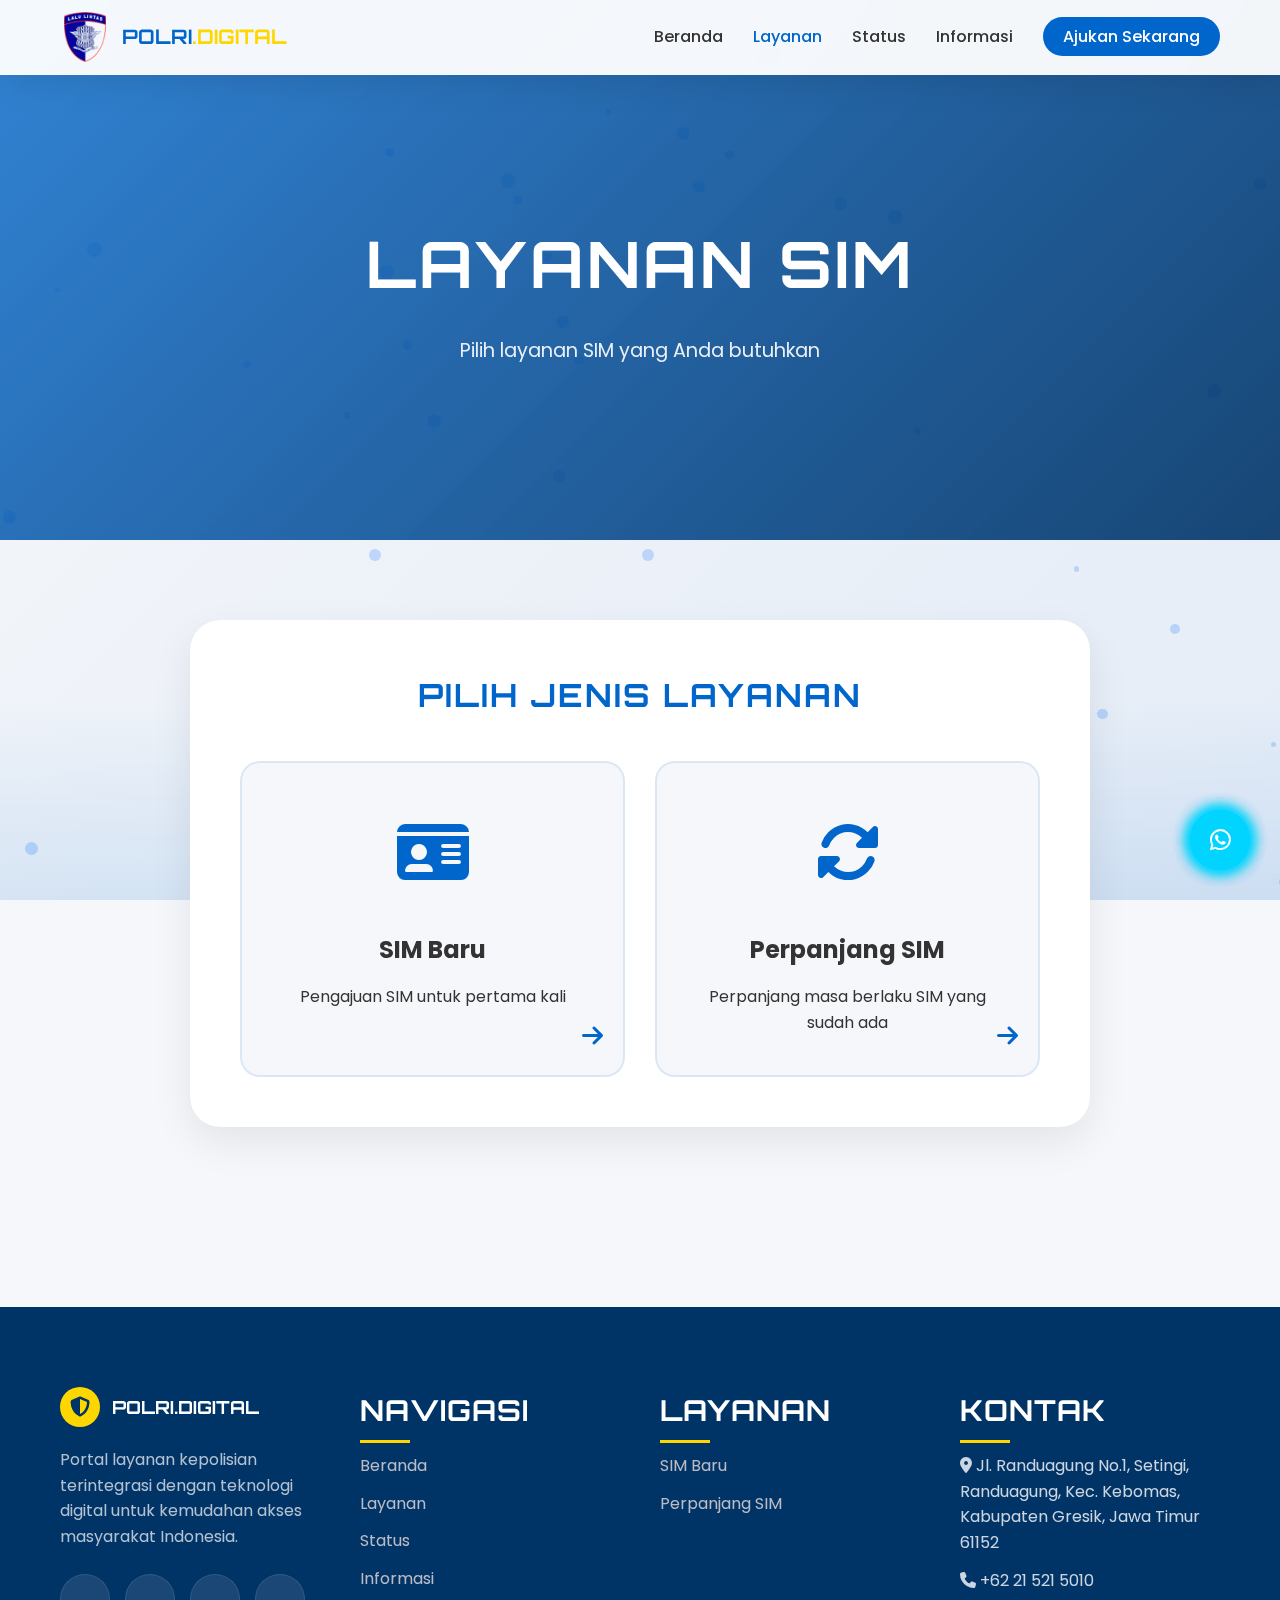
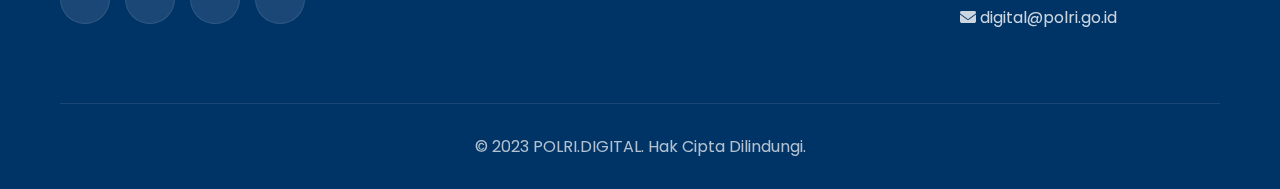
<file: pendaftaran.html>
<!DOCTYPE html>
<html lang="id">
<head>
    <meta charset="UTF-8">
    <meta name="viewport" content="width=device-width, initial-scale=1.0">
    <title>Layanan SIM - POLRI.DIGITAL</title>
    
    <!-- Meta Tags -->
    <meta name="description" content="Platform resmi layanan SIM digital - Perpanjang dan buat SIM baru secara online">
    <meta name="keywords" content="Polri Digital, Layanan SIM, Perpanjang SIM, SIM Baru, Pembuatan SIM">
    <meta name="author" content="Kepolisian Negara Republik Indonesia">
    
    <!-- Google Fonts -->
    <link rel="preconnect" href="https://fonts.googleapis.com">
    <link rel="preconnect" href="https://fonts.gstatic.com" crossorigin>
    <link href="https://fonts.googleapis.com/css2?family=Poppins:wght@300;400;500;600;700;800&family=Orbitron:wght@400;700;900&display=swap" rel="stylesheet">
    
    <!-- Font Awesome -->
    <link rel="stylesheet" href="https://cdnjs.cloudflare.com/ajax/libs/font-awesome/6.4.0/css/all.min.css">
    
    <!-- AOS Animation -->
    <link href="https://unpkg.com/aos@2.3.1/dist/aos.css" rel="stylesheet">
    
    <!-- Custom CSS -->
    <style>
        :root {
            --primary-blue: #0066CC;
            --light-blue: #4D94FF;
            --neon-blue: #00D4FF;
            --gold: #FFD700;
            --dark-blue: #003366;
            --white: #FFFFFF;
            --light-gray: #F5F7FA;
            --medium-gray: #E1E8ED;
            --dark-gray: #333333;
            --success: #00C853;
            --warning: #FFBB33;
            --danger: #FF4444;
            --glass-bg: rgba(255, 255, 255, 0.15);
            --glass-border: rgba(255, 255, 255, 0.2);
            --shadow: 0 8px 32px rgba(0, 0, 0, 0.1);
            --neon-glow: 0 0 15px rgba(0, 212, 255, 0.7);
            --gold-glow: 0 0 15px rgba(255, 215, 0, 0.5);
        }

        * {
            margin: 0;
            padding: 0;
            box-sizing: border-box;
        }

        body {
            font-family: 'Poppins', sans-serif;
            background-color: var(--light-gray);
            color: var(--dark-gray);
            overflow-x: hidden;
            line-height: 1.6;
        }

        /* Scrollbar Styling */
        ::-webkit-scrollbar {
            width: 10px;
        }

        ::-webkit-scrollbar-track {
            background: var(--light-gray);
        }

        ::-webkit-scrollbar-thumb {
            background: var(--primary-blue);
            border-radius: 5px;
        }

        ::-webkit-scrollbar-thumb:hover {
            background: var(--dark-blue);
        }

        /* Animated Background */
        .bg-animation {
            position: fixed;
            width: 100%;
            height: 100%;
            top: 0;
            left: 0;
            z-index: -1;
            background: linear-gradient(135deg, #f5f7fa 0%, #e4ecf7 100%);
        }

        .particles {
            position: fixed;
            top: 0;
            left: 0;
            width: 100%;
            height: 100%;
            z-index: -1;
            overflow: hidden;
        }

        .particle {
            position: absolute;
            background-color: var(--light-blue);
            border-radius: 50%;
            opacity: 0.3;
            animation: float 15s infinite linear;
        }

        @keyframes float {
            0% {
                transform: translateY(0) translateX(0);
                opacity: 0;
            }
            10% {
                opacity: 0.3;
            }
            90% {
                opacity: 0.3;
            }
            100% {
                transform: translateY(-100vh) translateX(100px);
                opacity: 0;
            }
        }

        .neon-waves {
            position: fixed;
            bottom: 0;
            left: 0;
            width: 100%;
            height: 200px;
            background: linear-gradient(0deg, rgba(0, 102, 204, 0.1) 0%, rgba(0, 212, 255, 0) 100%);
            z-index: -1;
            animation: waves 10s infinite linear;
        }

        @keyframes waves {
            0% {
                transform: translateX(0);
            }
            50% {
                transform: translateX(-25px);
            }
            100% {
                transform: translateX(0);
            }
        }

        /* Navigation - Updated */
        .navbar {
            position: fixed;
            top: 0;
            left: 0;
            width: 100%;
            background: rgba(255, 255, 255, 0.95);
            backdrop-filter: blur(10px);
            -webkit-backdrop-filter: blur(10px);
            border-bottom: 1px solid rgba(255, 255, 255, 0.2);
            padding: 12px 0;
            z-index: 1000;
            transition: all 0.3s ease;
            box-shadow: var(--shadow);
        }

        .navbar-container {
            max-width: 1200px;
            margin: 0 auto;
            padding: 0 20px;
            display: flex;
            justify-content: space-between;
            align-items: center;
        }

        .navbar-logo {
            display: flex;
            align-items: center;
            text-decoration: none;
        }

        .navbar-logo-icon {
            width: 50px;
            height: 50px;
            margin-right: 12px;
            display: flex;
            align-items: center;
            justify-content: center;
            animation: pulse 2s infinite;
        }

        @keyframes pulse {
            0% {
                box-shadow: 0 0 0 0 rgba(0, 102, 204, 0.7);
            }
            70% {
                box-shadow: 0 0 0 10px rgba(0, 102, 204, 0);
            }
            100% {
                box-shadow: 0 0 0 0 rgba(0, 102, 204, 0);
            }
        }

        .navbar-logo-icon img {
            width: 100%;
            height: 100%;
            object-fit: contain;
        }

        .navbar-logo-text {
            font-family: 'Orbitron', sans-serif;
            font-size: 20px;
            font-weight: 700;
            color: var(--primary-blue);
        }

        .navbar-menu {
            display: flex;
            list-style: none;
            margin: 0;
            padding: 0;
        }

        .navbar-menu li {
            margin-left: 30px;
        }

        .navbar-menu a {
            text-decoration: none;
            color: var(--dark-gray);
            font-weight: 500;
            font-size: 16px;
            position: relative;
            transition: all 0.3s ease;
        }

        .navbar-menu a::after {
            content: '';
            position: absolute;
            bottom: -5px;
            left: 0;
            width: 0;
            height: 2px;
            background: var(--neon-blue);
            transition: width 0.3s ease;
        }

        .navbar-menu a:hover {
            color: var(--primary-blue);
        }

        .navbar-menu a:hover::after {
            width: 100%;
        }

        .navbar-menu a.active {
            color: var(--primary-blue);
        }

        .navbar-toggle {
            display: none;
            flex-direction: column;
            justify-content: space-between;
            width: 30px;
            height: 21px;
            cursor: pointer;
        }

        .navbar-toggle span {
            display: block;
            height: 3px;
            width: 100%;
            background-color: var(--dark-gray);
            border-radius: 3px;
            transition: all 0.3s ease;
        }

        /* Page Header */
        .page-header {
            min-height: 60vh;
            display: flex;
            align-items: center;
            position: relative;
            padding: 120px 0 80px;
            overflow: hidden;
        }

        .page-header::before {
            content: '';
            position: absolute;
            top: 0;
            left: 0;
            width: 100%;
            height: 100%;
            background: linear-gradient(135deg, rgba(0, 102, 204, 0.8), rgba(0, 51, 102, 0.9));
            z-index: -1;
        }

        .header-container {
            max-width: 1200px;
            margin: 0 auto;
            padding: 0 20px;
            text-align: center;
            color: var(--white);
        }

        .page-title {
            font-family: 'Orbitron', sans-serif;
            font-size: clamp(2.5rem, 6vw, 4rem);
            font-weight: 700;
            margin-bottom: 20px;
            color: var(--white);
            text-transform: uppercase;
            letter-spacing: 3px;
            animation: fadeInDown 0.8s ease;
        }

        @keyframes fadeInDown {
            from {
                opacity: 0;
                transform: translateY(-20px);
            }
            to {
                opacity: 1;
                transform: translateY(0);
            }
        }

        .page-subtitle {
            font-size: 1.2rem;
            max-width: 700px;
            margin: 0 auto;
            color: rgba(255, 255, 255, 0.9);
            animation: fadeInUp 0.8s ease 0.2s both;
        }

        @keyframes fadeInUp {
            from {
                opacity: 0;
                transform: translateY(20px);
            }
            to {
                opacity: 1;
                transform: translateY(0);
            }
        }

        /* Services Section */
        .services-section {
            padding: 80px 0;
            position: relative;
        }

        .services-container {
            max-width: 900px;
            margin: 0 auto;
            position: relative;
            z-index: 1;
        }

        .services-card {
            background: var(--white);
            border-radius: 30px;
            padding: 50px;
            position: relative;
            overflow: hidden;
            box-shadow: 0 15px 40px rgba(0, 0, 0, 0.08);
            animation: fadeInUp 0.8s ease;
        }

        @keyframes fadeInUp {
            from {
                opacity: 0;
                transform: translateY(30px);
            }
            to {
                opacity: 1;
                transform: translateY(0);
            }
        }

        .services-card::before {
            content: '';
            position: absolute;
            top: -2px;
            left: -2px;
            right: -2px;
            bottom: -2px;
            background: linear-gradient(135deg, var(--primary-blue), var(--neon-blue));
            border-radius: 30px;
            opacity: 0.3;
            z-index: -1;
            filter: blur(10px);
        }

        .services-title {
            font-family: 'Orbitron', sans-serif;
            font-size: 2rem;
            font-weight: 700;
            margin-bottom: 40px;
            color: var(--primary-blue);
            text-transform: uppercase;
            letter-spacing: 2px;
            text-align: center;
        }

        .services-grid {
            display: grid;
            grid-template-columns: repeat(auto-fit, minmax(300px, 1fr));
            gap: 30px;
        }

        .service-card {
            background: var(--light-gray);
            border: 2px solid rgba(0, 102, 204, 0.1);
            border-radius: 20px;
            padding: 40px 30px;
            text-align: center;
            cursor: pointer;
            transition: all 0.3s ease;
            position: relative;
            overflow: hidden;
            text-decoration: none;
            color: inherit;
            display: block;
        }

        .service-card:hover {
            border-color: var(--primary-blue);
            transform: translateY(-10px);
            box-shadow: 0 15px 30px rgba(0, 102, 204, 0.15);
        }

        .service-card::before {
            content: '';
            position: absolute;
            top: 0;
            left: 0;
            width: 100%;
            height: 5px;
            background: linear-gradient(90deg, var(--primary-blue), var(--neon-blue));
            transform: translateX(-100%);
            transition: transform 0.5s ease;
        }

        .service-card:hover::before {
            transform: translateX(0);
        }

        .service-icon {
            font-size: 4rem;
            color: var(--primary-blue);
            margin-bottom: 25px;
        }

        .service-title {
            font-size: 1.5rem;
            font-weight: 700;
            margin-bottom: 15px;
            color: var(--dark-gray);
        }

        .service-description {
            color: var(--dark-gray);
            font-size: 1rem;
            line-height: 1.6;
        }

        .service-arrow {
            position: absolute;
            bottom: 20px;
            right: 20px;
            font-size: 1.5rem;
            color: var(--primary-blue);
            transition: all 0.3s ease;
        }

        .service-card:hover .service-arrow {
            transform: translateX(5px);
        }

        /* Footer */
        footer {
            background: var(--dark-blue);
            padding: 80px 0 30px;
            margin-top: 100px;
            position: relative;
            overflow: hidden;
        }

        .footer-container {
            max-width: 1200px;
            margin: 0 auto;
            padding: 0 20px;
        }

        .footer-content {
            display: grid;
            grid-template-columns: repeat(auto-fit, minmax(250px, 1fr));
            gap: 40px;
            margin-bottom: 60px;
        }

        .footer-column h3 {
            font-family: 'Orbitron', sans-serif;
            font-size: 1.8rem;
            font-weight: 700;
            margin-bottom: 20px;
            color: var(--white);
            text-transform: uppercase;
            letter-spacing: 1px;
            position: relative;
        }

        .footer-column h3::after {
            content: '';
            position: absolute;
            bottom: -10px;
            left: 0;
            width: 50px;
            height: 3px;
            background: var(--gold);
        }

        .footer-logo {
            display: flex;
            align-items: center;
            margin-bottom: 20px;
        }

        .footer-logo-icon {
            width: 40px;
            height: 40px;
            background: var(--gold);
            border-radius: 50%;
            display: flex;
            align-items: center;
            justify-content: center;
            margin-right: 12px;
        }

        .footer-logo-icon i {
            color: var(--dark-blue);
            font-size: 20px;
        }

        .footer-logo-text {
            font-family: 'Orbitron', sans-serif;
            font-size: 18px;
            font-weight: 700;
            color: var(--white);
        }

        .footer-description {
            font-size: 16px;
            color: rgba(255, 255, 255, 0.7);
            line-height: 1.6;
            margin-bottom: 24px;
        }

        .footer-links {
            list-style: none;
            padding: 0;
            margin: 0;
        }

        .footer-links li {
            margin-bottom: 12px;
             color: rgba(255, 255, 255, 0.8); /* Tambahkan properti warna ini */
        }

        .footer-links a {
            color: rgba(232, 221, 221, 0.8);
            text-decoration: none;
            transition: all 0.3s ease;
            display: inline-block;
        }

        .footer-links a:hover {
            color: var(--primary-blue);
            padding-left: 5px;
        }

        .social-links {
            display: flex;
            gap: 15px;
            margin-top: 20px;
        }

        .social-links a {
            width: 50px;
            height: 50px;
            border-radius: 50%;
            background: rgba(255, 255, 255, 0.1);
            border: 1px solid rgba(255, 255, 255, 0.1);
            display: flex;
            align-items: center;
            justify-content: center;
            color: var(--white);
            font-size: 1.2rem;
            transition: all 0.3s ease;
        }

        .social-links a:hover {
            background: var(--primary-blue);
            transform: translateY(-5px) rotate(360deg);
            box-shadow: 0 10px 20px rgba(0, 102, 204, 0.3);
        }

        .footer-bottom {
            border-top: 1px solid rgba(255, 255, 255, 0.1);
            padding-top: 30px;
            text-align: center;
        }

        .footer-copyright {
            font-size: 16px;
            color: rgba(255, 255, 255, 0.7);
        }

        /* Floating Action Button */
        .fab {
            position: fixed;
            bottom: 30px;
            right: 30px;
            width: 60px;
            height: 60px;
            background: var(--neon-blue);
            border-radius: 50%;
            display: flex;
            align-items: center;
            justify-content: center;
            color: var(--white);
            font-size: 24px;
            box-shadow: var(--neon-glow);
            cursor: pointer;
            z-index: 1000;
            transition: all 0.3s ease;
            animation: fab-pulse 2s infinite;
        }

        @keyframes fab-pulse {
            0% {
                box-shadow: 0 0 0 0 rgba(0, 212, 255, 0.7);
            }
            70% {
                box-shadow: 0 0 0 15px rgba(0, 212, 255, 0);
            }
            100% {
                box-shadow: 0 0 0 0 rgba(0, 212, 255, 0);
            }
        }

        .fab:hover {
            transform: scale(1.1);
            background: var(--primary-blue);
        }

        /* Back to Top */
        .back-to-top {
            position: fixed;
            bottom: 30px;
            right: 100px;
            width: 50px;
            height: 50px;
            background: var(--primary-blue);
            border-radius: 50%;
            display: flex;
            align-items: center;
            justify-content: center;
            color: var(--white);
            font-size: 20px;
            box-shadow: var(--shadow);
            cursor: pointer;
            z-index: 1000;
            opacity: 0;
            visibility: hidden;
            transition: all 0.3s ease;
        }

        .back-to-top.show {
            opacity: 1;
            visibility: visible;
        }

        .back-to-top:hover {
            background: var(--dark-blue);
            transform: translateY(-5px);
        }

        /* Responsive */
        @media (max-width: 992px) {
            .services-card {
                padding: 30px;
            }
        }

        @media (max-width: 768px) {
            .navbar-menu {
                position: fixed;
                top: 70px;
                left: 0;
                width: 100%;
                background: var(--white);
                flex-direction: column;
                align-items: center;
                padding: 20px 0;
                box-shadow: var(--shadow);
                transform: translateY(-150%);
                transition: transform 0.3s ease;
            }

            .navbar-menu.active {
                transform: translateY(0);
            }

            .navbar-menu li {
                margin: 10px 0;
            }

            .navbar-toggle {
                display: flex;
            }

            .page-title {
                font-size: 2rem;
            }

            .fab {
                bottom: 20px;
                right: 20px;
                width: 50px;
                height: 50px;
                font-size: 20px;
            }

            .back-to-top {
                bottom: 20px;
                right: 80px;
                width: 40px;
                height: 40px;
                font-size: 16px;
            }
        }

        @media (max-width: 576px) {
            .services-card {
                padding: 20px;
            }
            
            .page-title {
                font-size: 1.8rem;
            }
            
            .services-grid {
                grid-template-columns: 1fr;
            }
        }
    </style>
</head>
<body>
    <!-- Animated Background -->
    <div class="bg-animation"></div>
    <div class="particles" id="particles"></div>
    <div class="neon-waves"></div>

    <!-- Navigation -->
    <nav class="navbar">
        <div class="navbar-container">
            <a href="index.html" class="navbar-logo">
                <div class="navbar-logo-icon">
                    <img src="image/logopolres.png" alt="Logo POLRI">
                </div>
                <div class="navbar-logo-text">POLRI<span style="color: var(--gold);">.DIGITAL</span></div>
            </a>
            <ul class="navbar-menu" id="navbarMenu">
                <li><a href="index.html">Beranda</a></li>
                <li><a href="layanan.html" class="active">Layanan</a></li>
                <li><a href="status.html">Status</a></li>
                <li><a href="informasi.html">Informasi</a></li>
                <li><a href="layanan.html" class="btn btn-primary" style="background: var(--primary-blue); color: white; padding: 8px 20px; border-radius: 20px;">Ajukan Sekarang</a></li>
            </ul>
            <div class="navbar-toggle" id="navbarToggle">
                <span></span>
                <span></span>
                <span></span>
            </div>
        </div>
    </nav>

    <!-- Page Header -->
    <div class="page-header">
        <div class="header-container">
            <h1 class="page-title">Layanan SIM</h1>
            <p class="page-subtitle">Pilih layanan SIM yang Anda butuhkan</p>
        </div>
    </div>

    <!-- Services Section -->
    <section class="services-section">
        <div class="container">
            <div class="services-container" data-aos="fade-up">
                <div class="services-card">
                    <h2 class="services-title">Pilih Jenis Layanan</h2>
                    <div class="services-grid">
                        <a href="sim-baru.html" target="_blank" class="service-card">
                            <div class="service-icon">
                                <i class="fas fa-id-card"></i>
                            </div>
                            <h3 class="service-title">SIM Baru</h3>
                            <p class="service-description">Pengajuan SIM untuk pertama kali</p>
                            <div class="service-arrow">
                                <i class="fas fa-arrow-right"></i>
                            </div>
                        </a>
                        <a href="sim-perpanjang.html" target="_blank" class="service-card">
                            <div class="service-icon">
                                <i class="fas fa-sync-alt"></i>
                            </div>
                            <h3 class="service-title">Perpanjang SIM</h3>
                            <p class="service-description">Perpanjang masa berlaku SIM yang sudah ada</p>
                            <div class="service-arrow">
                                <i class="fas fa-arrow-right"></i>
                            </div>
                        </a>
                    </div>
                </div>
            </div>
        </div>
    </section>

    <!-- Footer -->
    <footer>
        <div class="footer-container">
            <div class="footer-content">
                <div class="footer-column">
                    <div class="footer-logo">
                        <div class="footer-logo-icon">
                            <i class="fas fa-shield-alt"></i>
                        </div>
                        <div class="footer-logo-text">POLRI.DIGITAL</div>
                    </div>
                    <p class="footer-description">Portal layanan kepolisian terintegrasi dengan teknologi digital untuk kemudahan akses masyarakat Indonesia.</p>
                    <div class="social-links">
                        <a href="#"><i class="fab fa-facebook-f"></i></a>
                        <a href="#"><i class="fab fa-twitter"></i></a>
                        <a href="#"><i class="fab fa-instagram"></i></a>
                        <a href="#"><i class="fab fa-youtube"></i></a>
                    </div>
                </div>
                
                <div class="footer-column">
                    <h3>Navigasi</h3>
                    <ul class="footer-links">
                        <li><a href="index.html">Beranda</a></li>
                        <li><a href="layanan.html" class="active">Layanan</a></li>
                        <li><a href="status.html">Status</a></li>
                        <li><a href="informasi.html">Informasi</a></li>
                    </ul>
                </div>
                
                <div class="footer-column">
                    <h3>Layanan</h3>
                    <ul class="footer-links">
                        <li><a href="sim-baru.html" target="_blank">SIM Baru</a></li>
                        <li><a href="sim-perpanjang.html" target="_blank">Perpanjang SIM</a></li>
                    </ul>
                </div>
                
                <div class="footer-column">
                    <h3>Kontak</h3>
                    <ul class="footer-links">
                        <li><i class="fas fa-map-marker-alt me-2"></i> Jl. Randuagung No.1, Setingi, Randuagung, Kec. Kebomas, Kabupaten Gresik, Jawa Timur 61152</li>
                        <li><i class="fas fa-phone me-2"></i> +62 21 521 5010</li>
                        <li><i class="fas fa-envelope me-2"></i> digital@polri.go.id</li>
                    </ul>
                </div>
            </div>
            
            <div class="footer-bottom">
                <p class="footer-copyright">&copy; 2023 POLRI.DIGITAL. Hak Cipta Dilindungi.</p>
            </div>
        </div>
    </footer>

    <!-- Floating Action Button -->
    <div class="fab" id="fab">
        <i class="fab fa-whatsapp"></i>
    </div>

    <!-- Back to Top -->
    <div class="back-to-top" id="backToTop">
        <i class="fas fa-arrow-up"></i>
    </div>

    <!-- AOS Animation -->
    <script src="https://unpkg.com/aos@2.3.1/dist/aos.js"></script>
    
    <!-- Custom JS -->
    <script>
        document.addEventListener('DOMContentLoaded', function() {
            // Initialize AOS
            AOS.init({
                duration: 1000,
                once: true,
                easing: 'ease-out-cubic',
                offset: 100
            });

            // Create particles
            const particlesContainer = document.getElementById('particles');
            const particleCount = 50;

            for (let i = 0; i < particleCount; i++) {
                const particle = document.createElement('div');
                particle.classList.add('particle');

                // Random size
                const size = Math.random() * 10 + 5;
                particle.style.width = `${size}px`;
                particle.style.height = `${size}px`;

                // Random position
                const posX = Math.random() * 100;
                const posY = Math.random() * 100;
                particle.style.left = `${posX}%`;
                particle.style.top = `${posY}%`;

                // Random animation duration
                const duration = Math.random() * 20 + 10;
                particle.style.animationDuration = `${duration}s`;

                // Random animation delay
                const delay = Math.random() * 5;
                particle.style.animationDelay = `${delay}s`;

                particlesContainer.appendChild(particle);
            }

            // Navbar toggle
            const navbarToggle = document.getElementById('navbarToggle');
            const navbarMenu = document.getElementById('navbarMenu');

            navbarToggle.addEventListener('click', function () {
                navbarMenu.classList.toggle('active');

                // Animate hamburger menu
                const spans = navbarToggle.querySelectorAll('span');
                spans[0].style.transform = navbarMenu.classList.contains('active') ? 'rotate(45deg) translate(5px, 5px)' : '';
                spans[1].style.opacity = navbarMenu.classList.contains('active') ? '0' : '';
                spans[2].style.transform = navbarMenu.classList.contains('active') ? 'rotate(-45deg) translate(7px, -6px)' : '';
            });

            // Close navbar menu when clicking on a link
            const navbarLinks = document.querySelectorAll('.navbar-menu a');
            navbarLinks.forEach(link => {
                link.addEventListener('click', () => {
                    navbarMenu.classList.remove('active');

                    // Reset hamburger menu
                    const spans = navbarToggle.querySelectorAll('span');
                    spans[0].style.transform = '';
                    spans[1].style.opacity = '';
                    spans[2].style.transform = '';
                });
            });

            // Back to top button
            const backToTop = document.getElementById('backToTop');

            window.addEventListener('scroll', () => {
                if (window.scrollY > 300) {
                    backToTop.classList.add('show');
                } else {
                    backToTop.classList.remove('show');
                }
            });

            backToTop.addEventListener('click', () => {
                window.scrollTo({
                    top: 0,
                    behavior: 'smooth'
                });
            });

            // WhatsApp FAB
            const fab = document.getElementById('fab');
            fab.addEventListener('click', () => {
                window.open('https://wa.me/6281234567890?text=Halo%20saya%20ingin%20bertanya%20tentang%20layanan%20SIM%20di%20Polri%20Digital', '_blank');
            });
        });
    </script>
</body>
</html>
</file>
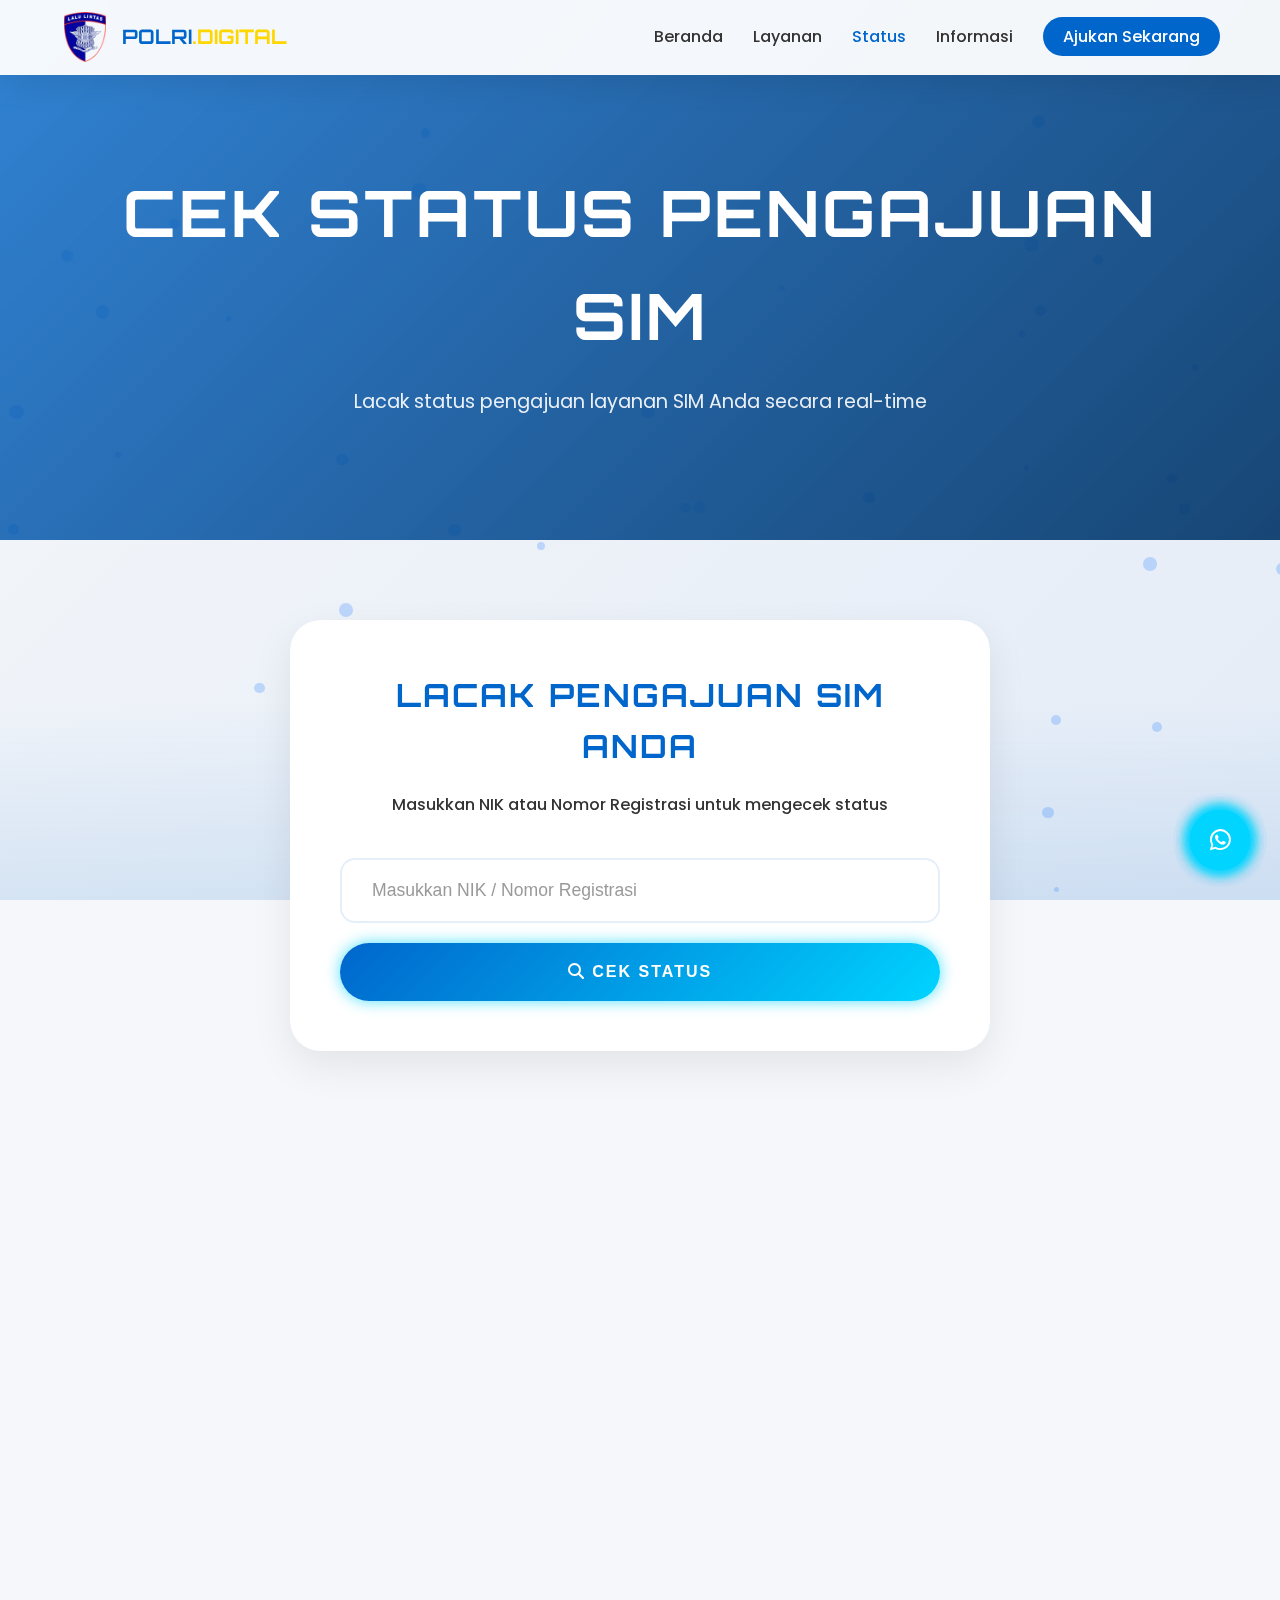
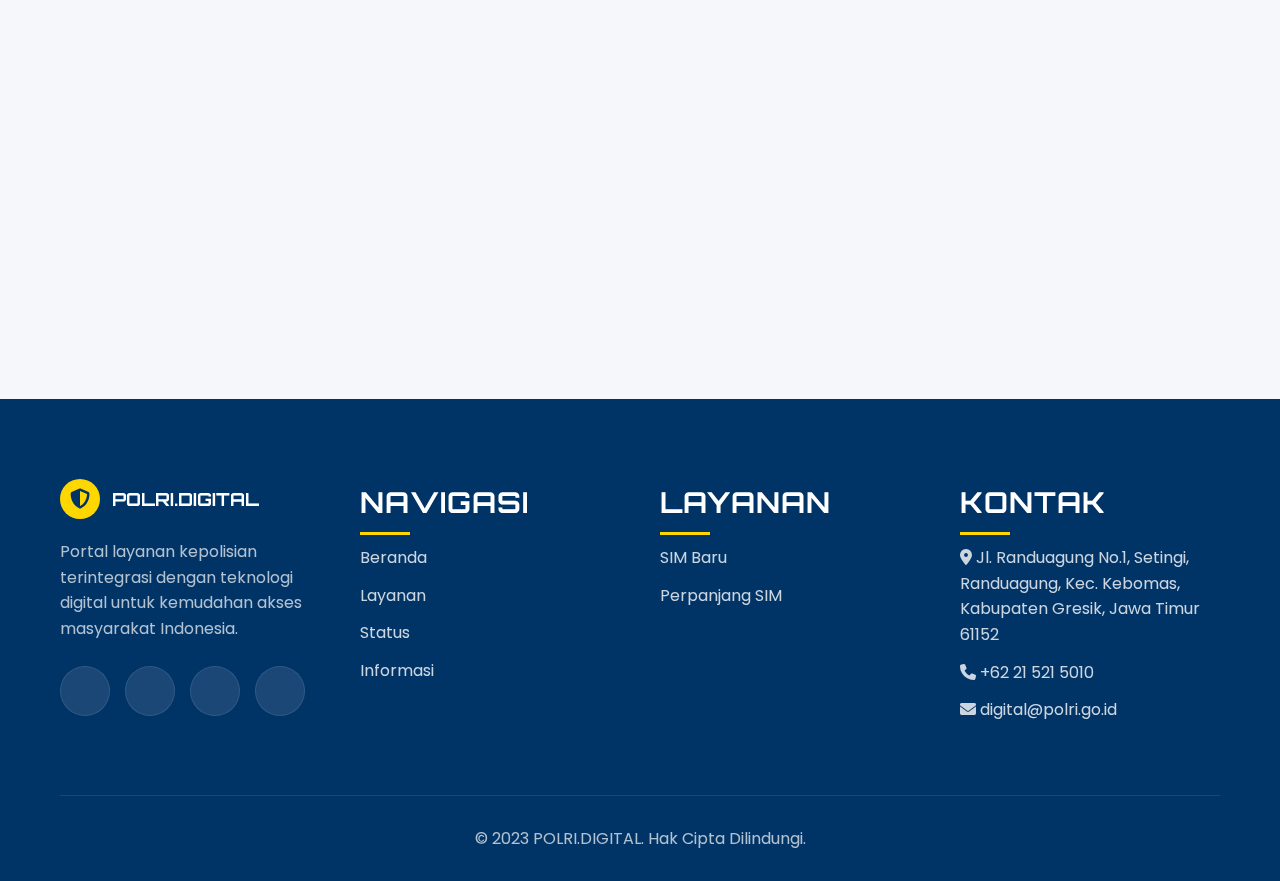
<file: status.html>
<!DOCTYPE html>
<html lang="id">
<head>
    <meta charset="UTF-8">
    <meta name="viewport" content="width=device-width, initial-scale=1.0">
    <title>Status Pengajuan SIM - POLRI.DIGITAL</title>
    
    <!-- Meta Tags -->
    <meta name="description" content="Cek status pengajuan layanan SIM secara online">
    <meta name="keywords" content="Status Pengajuan SIM, Polri Digital, Cek Status, Layanan SIM">
    <meta name="author" content="Kepolisian Negara Republik Indonesia">
    
    <!-- Google Fonts -->
    <link rel="preconnect" href="https://fonts.googleapis.com">
    <link rel="preconnect" href="https://fonts.gstatic.com" crossorigin>
    <link href="https://fonts.googleapis.com/css2?family=Poppins:wght@300;400;500;600;700;800&family=Orbitron:wght@400;700;900&display=swap" rel="stylesheet">
    
    <!-- Font Awesome -->
    <link rel="stylesheet" href="https://cdnjs.cloudflare.com/ajax/libs/font-awesome/6.4.0/css/all.min.css">
    
    <!-- AOS Animation -->
    <link href="https://unpkg.com/aos@2.3.1/dist/aos.css" rel="stylesheet">
    
    <!-- Custom CSS -->
    <style>
        :root {
            --primary-blue: #0066CC;
            --light-blue: #4D94FF;
            --neon-blue: #00D4FF;
            --gold: #FFD700;
            --dark-blue: #003366;
            --white: #FFFFFF;
            --light-gray: #F5F7FA;
            --medium-gray: #E1E8ED;
            --dark-gray: #333333;
            --success: #00C853;
            --warning: #FFBB33;
            --danger: #FF4444;
            --glass-bg: rgba(255, 255, 255, 0.15);
            --glass-border: rgba(255, 255, 255, 0.2);
            --shadow: 0 8px 32px rgba(0, 0, 0, 0.1);
            --neon-glow: 0 0 15px rgba(0, 212, 255, 0.7);
            --gold-glow: 0 0 15px rgba(255, 215, 0, 0.5);
        }

        * {
            margin: 0;
            padding: 0;
            box-sizing: border-box;
        }

        body {
            font-family: 'Poppins', sans-serif;
            background-color: var(--light-gray);
            color: var(--dark-gray);
            overflow-x: hidden;
            line-height: 1.6;
        }

        /* Scrollbar Styling */
        ::-webkit-scrollbar {
            width: 10px;
        }

        ::-webkit-scrollbar-track {
            background: var(--light-gray);
        }

        ::-webkit-scrollbar-thumb {
            background: var(--primary-blue);
            border-radius: 5px;
        }

        ::-webkit-scrollbar-thumb:hover {
            background: var(--dark-blue);
        }

        /* Animated Background */
        .bg-animation {
            position: fixed;
            width: 100%;
            height: 100%;
            top: 0;
            left: 0;
            z-index: -1;
            background: linear-gradient(135deg, #f5f7fa 0%, #e4ecf7 100%);
        }

        .particles {
            position: fixed;
            top: 0;
            left: 0;
            width: 100%;
            height: 100%;
            z-index: -1;
            overflow: hidden;
        }

        .particle {
            position: absolute;
            background-color: var(--light-blue);
            border-radius: 50%;
            opacity: 0.3;
            animation: float 15s infinite linear;
        }

        @keyframes float {
            0% {
                transform: translateY(0) translateX(0);
                opacity: 0;
            }
            10% {
                opacity: 0.3;
            }
            90% {
                opacity: 0.3;
            }
            100% {
                transform: translateY(-100vh) translateX(100px);
                opacity: 0;
            }
        }

        .neon-waves {
            position: fixed;
            bottom: 0;
            left: 0;
            width: 100%;
            height: 200px;
            background: linear-gradient(0deg, rgba(0, 102, 204, 0.1) 0%, rgba(0, 212, 255, 0) 100%);
            z-index: -1;
            animation: waves 10s infinite linear;
        }

        @keyframes waves {
            0% {
                transform: translateX(0);
            }
            50% {
                transform: translateX(-25px);
            }
            100% {
                transform: translateX(0);
            }
        }

        /* Navigation - Updated */
        .navbar {
            position: fixed;
            top: 0;
            left: 0;
            width: 100%;
            background: rgba(255, 255, 255, 0.95);
            backdrop-filter: blur(10px);
            -webkit-backdrop-filter: blur(10px);
            border-bottom: 1px solid rgba(255, 255, 255, 0.2);
            padding: 12px 0;
            z-index: 1000;
            transition: all 0.3s ease;
            box-shadow: var(--shadow);
        }

        .navbar-container {
            max-width: 1200px;
            margin: 0 auto;
            padding: 0 20px;
            display: flex;
            justify-content: space-between;
            align-items: center;
        }

        .navbar-logo {
            display: flex;
            align-items: center;
            text-decoration: none;
        }

        .navbar-logo-icon {
            width: 50px;
            height: 50px;
            margin-right: 12px;
            display: flex;
            align-items: center;
            justify-content: center;
            animation: pulse 2s infinite;
        }

        @keyframes pulse {
            0% {
                box-shadow: 0 0 0 0 rgba(0, 102, 204, 0.7);
            }
            70% {
                box-shadow: 0 0 0 10px rgba(0, 102, 204, 0);
            }
            100% {
                box-shadow: 0 0 0 0 rgba(0, 102, 204, 0);
            }
        }

        .navbar-logo-icon img {
            width: 100%;
            height: 100%;
            object-fit: contain;
        }

        .navbar-logo-text {
            font-family: 'Orbitron', sans-serif;
            font-size: 20px;
            font-weight: 700;
            color: var(--primary-blue);
        }

        .navbar-menu {
            display: flex;
            list-style: none;
            margin: 0;
            padding: 0;
        }

        .navbar-menu li {
            margin-left: 30px;
        }

        .navbar-menu a {
            text-decoration: none;
            color: var(--dark-gray);
            font-weight: 500;
            font-size: 16px;
            position: relative;
            transition: all 0.3s ease;
        }

        .navbar-menu a::after {
            content: '';
            position: absolute;
            bottom: -5px;
            left: 0;
            width: 0;
            height: 2px;
            background: var(--neon-blue);
            transition: width 0.3s ease;
        }

        .navbar-menu a:hover {
            color: var(--primary-blue);
        }

        .navbar-menu a:hover::after {
            width: 100%;
        }

        .navbar-menu a.active {
            color: var(--primary-blue);
        }

        .navbar-toggle {
            display: none;
            flex-direction: column;
            justify-content: space-between;
            width: 30px;
            height: 21px;
            cursor: pointer;
        }

        .navbar-toggle span {
            display: block;
            height: 3px;
            width: 100%;
            background-color: var(--dark-gray);
            border-radius: 3px;
            transition: all 0.3s ease;
        }

        /* Page Header */
        .page-header {
            min-height: 60vh;
            display: flex;
            align-items: center;
            position: relative;
            padding: 120px 0 80px;
            overflow: hidden;
        }

        .page-header::before {
            content: '';
            position: absolute;
            top: 0;
            left: 0;
            width: 100%;
            height: 100%;
            background: linear-gradient(135deg, rgba(0, 102, 204, 0.8), rgba(0, 51, 102, 0.9));
            z-index: -1;
        }

        .header-container {
            max-width: 1200px;
            margin: 0 auto;
            padding: 0 20px;
            text-align: center;
            color: var(--white);
        }

        .page-title {
            font-family: 'Orbitron', sans-serif;
            font-size: clamp(2.5rem, 6vw, 4rem);
            font-weight: 700;
            margin-bottom: 20px;
            color: var(--white);
            text-transform: uppercase;
            letter-spacing: 3px;
            animation: fadeInDown 0.8s ease;
        }

        @keyframes fadeInDown {
            from {
                opacity: 0;
                transform: translateY(-20px);
            }
            to {
                opacity: 1;
                transform: translateY(0);
            }
        }

        .page-subtitle {
            font-size: 1.2rem;
            max-width: 700px;
            margin: 0 auto;
            color: rgba(255, 255, 255, 0.9);
            animation: fadeInUp 0.8s ease 0.2s both;
        }

        @keyframes fadeInUp {
            from {
                opacity: 0;
                transform: translateY(20px);
            }
            to {
                opacity: 1;
                transform: translateY(0);
            }
        }

        /* Status Form Section */
        .status-section {
            padding: 80px 0;
            position: relative;
        }

        .status-form {
            max-width: 700px;
            margin: 0 auto 50px;
            position: relative;
            z-index: 1;
        }

        .form-card {
            background: var(--white);
            border-radius: 30px;
            padding: 50px;
            position: relative;
            overflow: hidden;
            box-shadow: 0 15px 40px rgba(0, 0, 0, 0.08);
            animation: fadeInUp 0.8s ease;
        }

        @keyframes fadeInUp {
            from {
                opacity: 0;
                transform: translateY(30px);
            }
            to {
                opacity: 1;
                transform: translateY(0);
            }
        }

        .form-card::before {
            content: '';
            position: absolute;
            top: -2px;
            left: -2px;
            right: -2px;
            bottom: -2px;
            background: linear-gradient(135deg, var(--primary-blue), var(--neon-blue));
            border-radius: 30px;
            opacity: 0.3;
            z-index: -1;
            filter: blur(10px);
        }

        .form-title {
            font-family: 'Orbitron', sans-serif;
            font-size: 2rem;
            font-weight: 700;
            margin-bottom: 20px;
            color: var(--primary-blue);
            text-transform: uppercase;
            letter-spacing: 2px;
            text-align: center;
        }

        .form-subtitle {
            text-align: center;
            color: var(--dark-gray);
            margin-bottom: 40px;
            font-weight: 500;
        }

        .search-input {
            background: var(--white);
            border: 2px solid rgba(0, 102, 204, 0.1);
            border-radius: 15px;
            color: var(--dark-gray);
            padding: 20px 30px;
            font-size: 1.1rem;
            transition: all 0.3s ease;
            width: 100%;
        }

        .search-input:focus {
            background: rgba(0, 102, 204, 0.02);
            border-color: var(--primary-blue);
            box-shadow: 0 0 30px rgba(0, 102, 204, 0.2);
            color: var(--dark-gray);
            outline: none;
        }

        .search-input::placeholder {
            color: rgba(51, 51, 51, 0.5);
        }

        .btn-search {
            background: linear-gradient(135deg, var(--primary-blue), var(--neon-blue));
            border: none;
            color: var(--white);
            font-weight: 700;
            padding: 20px 40px;
            border-radius: 50px;
            text-transform: uppercase;
            letter-spacing: 2px;
            width: 100%;
            margin-top: 20px;
            transition: all 0.3s ease;
            box-shadow: var(--neon-glow);
            cursor: pointer;
            font-size: 1rem;
        }

        .btn-search:hover {
            transform: translateY(-3px);
            box-shadow: 0 12px 30px rgba(0, 102, 204, 0.4);
        }

        /* Status Result */
        .status-result {
            max-width: 800px;
            margin: 0 auto;
            display: none;
        }

        .status-card {
            border-radius: 30px;
            overflow: hidden;
            position: relative;
            box-shadow: 0 20px 40px rgba(0, 0, 0, 0.1);
            animation: fadeInUp 0.8s ease;
        }

        .status-header {
            padding: 40px;
            text-align: center;
            position: relative;
            overflow: hidden;
        }

        .status-header.pending {
            background: linear-gradient(135deg, #f093fb 0%, #f5576c 100%);
        }

        .status-header.process {
            background: linear-gradient(135deg, #4facfe 0%, #00f2fe 100%);
        }

        .status-header.completed {
            background: linear-gradient(135deg, #43e97b 0%, #38f9d7 100%);
        }

        .status-header.rejected {
            background: linear-gradient(135deg, #fa709a 0%, #fee140 100%);
        }

        .status-icon {
            width: 100px;
            height: 100px;
            border-radius: 50%;
            background: rgba(255, 255, 255, 0.2);
            display: flex;
            align-items: center;
            justify-content: center;
            margin: 0 auto 20px;
            backdrop-filter: blur(10px);
        }

        .status-icon i {
            font-size: 3rem;
            color: var(--white);
        }

        .status-title {
            font-size: 2rem;
            font-weight: 700;
            margin: 0;
            text-transform: uppercase;
            letter-spacing: 2px;
            color: var(--white);
            font-family: 'Orbitron', sans-serif;
        }

        .status-subtitle {
            margin-top: 10px;
            color: rgba(255, 255, 255, 0.9);
            font-weight: 500;
        }

        .status-body {
            padding: 40px;
            background: var(--white);
        }

        .status-details {
            background: var(--light-gray);
            border-radius: 20px;
            padding: 30px;
            margin-top: 30px;
        }

        .detail-row {
            display: flex;
            justify-content: space-between;
            align-items: center;
            padding: 15px 0;
            border-bottom: 1px solid rgba(0, 102, 204, 0.1);
        }

        .detail-row:last-child {
            border-bottom: none;
        }

        .detail-label {
            font-weight: 600;
            color: var(--primary-blue);
            text-transform: uppercase;
            letter-spacing: 1px;
            font-size: 0.9rem;
        }

        .detail-value {
            color: var(--dark-gray);
            font-weight: 600;
        }

        /* Status Timeline */
        .status-timeline {
            margin-top: 40px;
        }

        .timeline {
            position: relative;
            padding: 20px 0;
        }

        .timeline::before {
            content: '';
            position: absolute;
            top: 0;
            left: 15px;
            height: 100%;
            width: 2px;
            background: rgba(0, 102, 204, 0.1);
        }

        .timeline-item {
            position: relative;
            padding-left: 50px;
            margin-bottom: 30px;
        }

        .timeline-item:last-child {
            margin-bottom: 0;
        }

        .timeline-marker {
            position: absolute;
            left: 0;
            top: 5px;
            width: 30px;
            height: 30px;
            border-radius: 50%;
            background: var(--light-gray);
            border: 2px solid rgba(0, 102, 204, 0.2);
            display: flex;
            align-items: center;
            justify-content: center;
            z-index: 1;
        }

        .timeline-item.completed .timeline-marker {
            background: var(--primary-blue);
            border-color: transparent;
            color: var(--white);
        }

        .timeline-item.active .timeline-marker {
            background: var(--neon-blue);
            border-color: transparent;
            color: var(--white);
            animation: pulse 2s infinite;
        }

        .timeline-content {
            background: var(--light-gray);
            border-radius: 15px;
            padding: 20px;
        }

        .timeline-title {
            font-weight: 600;
            margin-bottom: 5px;
            color: var(--primary-blue);
        }

        .timeline-date {
            font-size: 0.9rem;
            color: var(--dark-gray);
        }

        /* Status Info Section */
        .status-info {
            padding: 100px 0;
            position: relative;
        }

        .section-title {
            font-family: 'Orbitron', sans-serif;
            font-size: 3rem;
            font-weight: 700;
            text-align: center;
            margin-bottom: 20px;
            color: var(--primary-blue);
            text-transform: uppercase;
            letter-spacing: 2px;
        }

        .section-subtitle {
            text-align: center;
            color: var(--dark-gray);
            margin-bottom: 60px;
            font-size: 1.2rem;
            max-width: 700px;
            margin-left: auto;
            margin-right: auto;
        }

        .info-grid {
            display: grid;
            grid-template-columns: repeat(auto-fit, minmax(250px, 1fr));
            gap: 30px;
        }

        .info-card {
            background: var(--white);
            border-radius: 20px;
            box-shadow: 0 10px 30px rgba(0, 0, 0, 0.05);
            padding: 40px 30px;
            text-align: center;
            height: 100%;
            transition: all 0.3s ease;
            position: relative;
            overflow: hidden;
        }

        .info-card::before {
            content: '';
            position: absolute;
            top: -2px;
            left: -2px;
            right: -2px;
            bottom: -2px;
            background: var(--gradient-primary);
            border-radius: 20px;
            opacity: 0;
            z-index: -1;
            transition: opacity 0.3s ease;
        }

        .info-card:hover {
            transform: translateY(-10px);
            box-shadow: 0 15px 40px rgba(0, 82, 204, 0.15);
        }

        .info-card:hover::before {
            opacity: 0.05;
        }

        .info-icon {
            width: 80px;
            height: 80px;
            border-radius: 50%;
            display: flex;
            align-items: center;
            justify-content: center;
            margin: 0 auto 20px;
            transition: all 0.3s ease;
        }

        .info-icon.pending {
            background: linear-gradient(135deg, #f093fb, #f5576c);
            color: var(--white);
        }

        .info-icon.process {
            background: linear-gradient(135deg, #4facfe, #00f2fe);
            color: var(--white);
        }

        .info-icon.completed {
            background: linear-gradient(135deg, #43e97b, #38f9d7);
            color: var(--white);
        }

        .info-icon.rejected {
            background: linear-gradient(135deg, #fa709a, #fee140);
            color: var(--white);
        }

        .info-icon i {
            font-size: 2rem;
        }

        .info-card h3 {
            font-size: 1.3rem;
            font-weight: 700;
            margin-bottom: 15px;
            color: var(--primary-blue);
        }

        .info-card p {
            color: var(--dark-gray);
        }

        /* Toast Notification */
        .toast {
            position: fixed;
            bottom: 30px;
            right: 30px;
            background: var(--white);
            backdrop-filter: blur(20px);
            border: 1px solid rgba(0, 102, 204, 0.1);
            border-radius: 15px;
            padding: 20px;
            min-width: 300px;
            display: flex;
            align-items: center;
            gap: 15px;
            transform: translateY(100px);
            opacity: 0;
            transition: all 0.3s ease;
            z-index: 1000;
            box-shadow: 0 10px 30px rgba(0, 0, 0, 0.1);
        }

        .toast.show {
            transform: translateY(0);
            opacity: 1;
        }

        .toast.success {
            border-left: 4px solid var(--success);
        }

        .toast.error {
            border-left: 4px solid var(--danger);
        }

        .toast.warning {
            border-left: 4px solid var(--warning);
        }

        .toast-icon {
            font-size: 1.5rem;
        }

        .toast.success .toast-icon {
            color: var(--success);
        }

        .toast.error .toast-icon {
            color: var(--danger);
        }

        .toast.warning .toast-icon {
            color: var(--warning);
        }

        .toast-close {
            margin-left: auto;
            cursor: pointer;
            color: rgba(51, 51, 51, 0.7);
        }

        /* Footer */
        footer {
            background: var(--dark-blue);
            padding: 80px 0 30px;
            margin-top: 100px;
            position: relative;
            overflow: hidden;
        }

        .footer-container {
            max-width: 1200px;
            margin: 0 auto;
            padding: 0 20px;
        }

        .footer-content {
            display: grid;
            grid-template-columns: repeat(auto-fit, minmax(250px, 1fr));
            gap: 40px;
            margin-bottom: 60px;
        }

        .footer-column h3 {
            font-family: 'Orbitron', sans-serif;
            font-size: 1.8rem;
            font-weight: 700;
            margin-bottom: 20px;
            color: var(--white);
            text-transform: uppercase;
            letter-spacing: 1px;
            position: relative;
        }

        .footer-column h3::after {
            content: '';
            position: absolute;
            bottom: -10px;
            left: 0;
            width: 50px;
            height: 3px;
            background: var(--gold);
        }

        .footer-logo {
            display: flex;
            align-items: center;
            margin-bottom: 20px;
        }

        .footer-logo-icon {
            width: 40px;
            height: 40px;
            background: var(--gold);
            border-radius: 50%;
            display: flex;
            align-items: center;
            justify-content: center;
            margin-right: 12px;
        }

        .footer-logo-icon i {
            color: var(--dark-blue);
            font-size: 20px;
        }

        .footer-logo-text {
            font-family: 'Orbitron', sans-serif;
            font-size: 18px;
            font-weight: 700;
            color: var(--white);
        }

        .footer-description {
            font-size: 16px;
            color: rgba(255, 255, 255, 0.7);
            line-height: 1.6;
            margin-bottom: 24px;
        }

        .footer-links {
            list-style: none;
            padding: 0;
            margin: 0;
        }

        .footer-links li {
            margin-bottom: 12px;
            color: rgba(255, 255, 255, 0.8); /* Tambahkan properti warna ini */
            margin-bottom: 12px;
        }

        .footer-links a {
            color: rgba(255, 255, 255, 0.8);
            text-decoration: none;
            transition: all 0.3s ease;
            display: inline-block;
        }

        .footer-links a:hover {
            color: var(--primary-blue);
            padding-left: 5px;
        }

        .social-links {
            display: flex;
            gap: 15px;
            margin-top: 20px;
        }

        .social-links a {
            width: 50px;
            height: 50px;
            border-radius: 50%;
            background: rgba(255, 255, 255, 0.1);
            border: 1px solid rgba(255, 255, 255, 0.1);
            display: flex;
            align-items: center;
            justify-content: center;
            color: var(--white);
            font-size: 1.2rem;
            transition: all 0.3s ease;
        }

        .social-links a:hover {
            background: var(--primary-blue);
            transform: translateY(-5px) rotate(360deg);
            box-shadow: 0 10px 20px rgba(0, 102, 204, 0.3);
        }

        .footer-bottom {
            border-top: 1px solid rgba(255, 255, 255, 0.1);
            padding-top: 30px;
            text-align: center;
        }

        .footer-copyright {
            font-size: 16px;
            color: rgba(255, 255, 255, 0.7);
        }

        /* Floating Action Button */
        .fab {
            position: fixed;
            bottom: 30px;
            right: 30px;
            width: 60px;
            height: 60px;
            background: var(--neon-blue);
            border-radius: 50%;
            display: flex;
            align-items: center;
            justify-content: center;
            color: var(--white);
            font-size: 24px;
            box-shadow: var(--neon-glow);
            cursor: pointer;
            z-index: 1000;
            transition: all 0.3s ease;
            animation: fab-pulse 2s infinite;
        }

        @keyframes fab-pulse {
            0% {
                box-shadow: 0 0 0 0 rgba(0, 212, 255, 0.7);
            }
            70% {
                box-shadow: 0 0 0 15px rgba(0, 212, 255, 0);
            }
            100% {
                box-shadow: 0 0 0 0 rgba(0, 212, 255, 0);
            }
        }

        .fab:hover {
            transform: scale(1.1);
            background: var(--primary-blue);
        }

        /* Back to Top */
        .back-to-top {
            position: fixed;
            bottom: 30px;
            right: 100px;
            width: 50px;
            height: 50px;
            background: var(--primary-blue);
            border-radius: 50%;
            display: flex;
            align-items: center;
            justify-content: center;
            color: var(--white);
            font-size: 20px;
            box-shadow: var(--shadow);
            cursor: pointer;
            z-index: 1000;
            opacity: 0;
            visibility: hidden;
            transition: all 0.3s ease;
        }

        .back-to-top.show {
            opacity: 1;
            visibility: visible;
        }

        .back-to-top:hover {
            background: var(--dark-blue);
            transform: translateY(-5px);
        }

        /* Responsive */
        @media (max-width: 992px) {
            .form-card {
                padding: 30px;
            }
            
            .status-header {
                padding: 30px;
            }
            
            .status-body {
                padding: 30px;
            }
        }

        @media (max-width: 768px) {
            .navbar-menu {
                position: fixed;
                top: 70px;
                left: 0;
                width: 100%;
                background: var(--white);
                flex-direction: column;
                align-items: center;
                padding: 20px 0;
                box-shadow: var(--shadow);
                transform: translateY(-150%);
                transition: transform 0.3s ease;
            }

            .navbar-menu.active {
                transform: translateY(0);
            }

            .navbar-menu li {
                margin: 10px 0;
            }

            .navbar-toggle {
                display: flex;
            }

            .page-title {
                font-size: 2rem;
            }

            .info-grid {
                grid-template-columns: 1fr;
            }

            .fab {
                bottom: 20px;
                right: 20px;
                width: 50px;
                height: 50px;
                font-size: 20px;
            }

            .back-to-top {
                bottom: 20px;
                right: 80px;
                width: 40px;
                height: 40px;
                font-size: 16px;
            }
        }

        @media (max-width: 576px) {
            .form-card {
                padding: 20px;
            }
            
            .page-title {
                font-size: 1.8rem;
            }
            
            .form-title {
                font-size: 1.5rem;
            }
            
            .status-title {
                font-size: 1.5rem;
            }
            
            .section-title {
                font-size: 2rem;
            }
        }
    </style>
</head>
<body>
    <!-- Animated Background -->
    <div class="bg-animation"></div>
    <div class="particles" id="particles"></div>
    <div class="neon-waves"></div>

    <!-- Navigation -->
    <nav class="navbar">
        <div class="navbar-container">
            <a href="index.html" class="navbar-logo">
                <div class="navbar-logo-icon">
                    <img src="image/logopolres.png" alt="Logo POLRI">
                </div>
                <div class="navbar-logo-text">POLRI<span style="color: var(--gold);">.DIGITAL</span></div>
            </a>
            <ul class="navbar-menu" id="navbarMenu">
                <li><a href="index.html">Beranda</a></li>
                <li><a href="pendaftaran.html">Layanan</a></li>
                <li><a href="status.html" class="active">Status</a></li>
                <li><a href="informasi.html">Informasi</a></li>
                <li><a href="pendaftaran.html" class="btn btn-primary" style="background: var(--primary-blue); color: white; padding: 8px 20px; border-radius: 20px;">Ajukan Sekarang</a></li>
            </ul>
            <div class="navbar-toggle" id="navbarToggle">
                <span></span>
                <span></span>
                <span></span>
            </div>
        </div>
    </nav>

    <!-- Page Header -->
    <div class="page-header">
        <div class="header-container">
            <nav aria-label="breadcrumb">
            </nav>
            <h1 class="page-title">Cek Status Pengajuan SIM</h1>
            <p class="page-subtitle">Lacak status pengajuan layanan SIM Anda secara real-time</p>
        </div>
    </div>

    <!-- Status Form Section -->
    <section class="status-section">
        <div class="container">
            <div class="status-form" data-aos="fade-up">
                <div class="form-card">
                    <h2 class="form-title">Lacak Pengajuan SIM Anda</h2>
                    <p class="form-subtitle">Masukkan NIK atau Nomor Registrasi untuk mengecek status</p>
                    
                    <form id="statusForm">
                        <div class="form-group">
                            <input type="text" class="search-input" id="searchInput" placeholder="Masukkan NIK / Nomor Registrasi" required>
                        </div>
                        <button type="submit" class="btn-search">
                            <i class="fas fa-search me-2"></i> Cek Status
                        </button>
                    </form>
                    
                    <div style="margin-top: 30px; padding: 20px; background: rgba(0, 102, 204, 0.05); border-radius: 15px; border-left: 4px solid var(--primary-blue); display: none;">
                        <p style="margin: 0; font-size: 0.9rem; color: var(--dark-gray);">
                            <strong>Data Contoh:</strong><br>
                            NIK: 3201012345670001 (Status: Diproses)<br>
                            NIK: 3201012345670002 (Status: Selesai)<br>
                            Nomor Registrasi: REG-2023-SIM-001234 (Status: Diproses)<br>
                            Nomor Registrasi: REG-2023-SIM-001235 (Status: Selesai)
                        </p>
                    </div>
                </div>
            </div>

            <div class="status-result" id="statusResult" data-aos="fade-up">
                <!-- Status result will be dynamically inserted here -->
            </div>
        </div>
    </section>

    <!-- Status Info Section -->
    <section class="status-info">
        <div class="container">
            <h2 class="section-title" data-aos="fade-up">Informasi Status</h2>
            <p class="section-subtitle" data-aos="fade-up" data-aos-delay="100">Pahami Status Pengajuan SIM Anda</p>
            
            <div class="info-grid">
                <div class="info-card" data-aos="fade-up" data-aos-delay="200">
                    <div class="info-icon pending">
                        <i class="fas fa-clock"></i>
                    </div>
                    <h3>Menunggu</h3>
                    <p>Pengajuan Anda telah diterima dan sedang dalam antrian untuk diverifikasi oleh petugas kami.</p>
                </div>
                
                <div class="info-card" data-aos="fade-up" data-aos-delay="300">
                    <div class="info-icon process">
                        <i class="fas fa-sync-alt"></i>
                    </div>
                    <h3>Diproses</h3>
                    <p>Data Anda sedang diperiksa dan melalui tahap verifikasi lebih lanjut.</p>
                </div>
                
                <div class="info-card" data-aos="fade-up" data-aos-delay="400">
                    <div class="info-icon completed">
                        <i class="fas fa-check"></i>
                    </div>
                    <h3>Selesai</h3>
                    <p>Pengajuan Anda telah selesai diproses dan SIM siap untuk diambil atau dikirim.</p>
                </div>
                
                <div class="info-card" data-aos="fade-up" data-aos-delay="500">
                    <div class="info-icon rejected">
                        <i class="fas fa-times"></i>
                    </div>
                    <h3>Ditolak</h3>
                    <p>Pengajuan tidak dapat diproses karena data tidak valid atau tidak lengkap.</p>
                </div>
            </div>
        </div>
    </section>

    <!-- Footer -->
    <footer>
        <div class="footer-container">
            <div class="footer-content">
                <div class="footer-column">
                    <div class="footer-logo">
                        <div class="footer-logo-icon">
                            <i class="fas fa-shield-alt"></i>
                        </div>
                        <div class="footer-logo-text">POLRI.DIGITAL</div>
                    </div>
                    <p class="footer-description">Portal layanan kepolisian terintegrasi dengan teknologi digital untuk kemudahan akses masyarakat Indonesia.</p>
                    <div class="social-links">
                        <a href="#"><i class="fab fa-facebook-f"></i></a>
                        <a href="#"><i class="fab fa-twitter"></i></a>
                        <a href="#"><i class="fab fa-instagram"></i></a>
                        <a href="#"><i class="fab fa-youtube"></i></a>
                    </div>
                </div>
                
                <div class="footer-column">
                    <h3>Navigasi</h3>
                    <ul class="footer-links">
                        <li><a href="index.html">Beranda</a></li>
                        <li><a href="pendaftaran.html">Layanan</a></li>
                        <li><a href="status.html">Status</a></li>
                        <li><a href="informasi.html">Informasi</a></li>
                    </ul>
                </div>
                
                <div class="footer-column">
                    <h3>Layanan</h3>
                    <ul class="footer-links">
                        <li><a href="pendaftaran.html">SIM Baru</a></li>
                        <li><a href="pendaftaran.html">Perpanjang SIM</a></li>
                    </ul>
                </div>
                
                <div class="footer-column">
                    <h3>Kontak</h3>
                    <ul class="footer-links">
                        <li><i class="fas fa-map-marker-alt me-2"></i> Jl. Randuagung No.1, Setingi, Randuagung, Kec. Kebomas, Kabupaten Gresik, Jawa Timur 61152</li>
                        <li><i class="fas fa-phone me-2"></i> +62 21 521 5010</li>
                        <li><i class="fas fa-envelope me-2"></i> digital@polri.go.id</li>
                    </ul>
                </div>
            </div>
            
            <div class="footer-bottom">
                <p class="footer-copyright">&copy; 2023 POLRI.DIGITAL. Hak Cipta Dilindungi.</p>
            </div>
        </div>
    </footer>

    <!-- Toast Container -->
    <div id="toastContainer"></div>

    <!-- Floating Action Button -->
    <div class="fab" id="fab">
        <i class="fab fa-whatsapp"></i>
    </div>

    <!-- Back to Top -->
    <div class="back-to-top" id="backToTop">
        <i class="fas fa-arrow-up"></i>
    </div>

    <!-- Bootstrap JS -->
    <script src="https://cdn.jsdelivr.net/npm/bootstrap@5.3.0/dist/js/bootstrap.bundle.min.js"></script>
    
    <!-- AOS Animation -->
    <script src="https://unpkg.com/aos@2.3.1/dist/aos.js"></script>
    
    <!-- Custom JS -->
    <script>
        document.addEventListener('DOMContentLoaded', function() {
            // Initialize AOS
            AOS.init({
                duration: 1000,
                once: true,
                easing: 'ease-out-cubic',
                offset: 100
            });

            // Create particles
            const particlesContainer = document.getElementById('particles');
            const particleCount = 50;

            for (let i = 0; i < particleCount; i++) {
                const particle = document.createElement('div');
                particle.classList.add('particle');

                // Random size
                const size = Math.random() * 10 + 5;
                particle.style.width = `${size}px`;
                particle.style.height = `${size}px`;

                // Random position
                const posX = Math.random() * 100;
                const posY = Math.random() * 100;
                particle.style.left = `${posX}%`;
                particle.style.top = `${posY}%`;

                // Random animation duration
                const duration = Math.random() * 20 + 10;
                particle.style.animationDuration = `${duration}s`;

                // Random animation delay
                const delay = Math.random() * 5;
                particle.style.animationDelay = `${delay}s`;

                particlesContainer.appendChild(particle);
            }

            // Navbar toggle
            const navbarToggle = document.getElementById('navbarToggle');
            const navbarMenu = document.getElementById('navbarMenu');

            navbarToggle.addEventListener('click', function () {
                navbarMenu.classList.toggle('active');

                // Animate hamburger menu
                const spans = navbarToggle.querySelectorAll('span');
                spans[0].style.transform = navbarMenu.classList.contains('active') ? 'rotate(45deg) translate(5px, 5px)' : '';
                spans[1].style.opacity = navbarMenu.classList.contains('active') ? '0' : '';
                spans[2].style.transform = navbarMenu.classList.contains('active') ? 'rotate(-45deg) translate(7px, -6px)' : '';
            });

            // Close navbar menu when clicking on a link
            const navbarLinks = document.querySelectorAll('.navbar-menu a');
            navbarLinks.forEach(link => {
                link.addEventListener('click', () => {
                    navbarMenu.classList.remove('active');

                    // Reset hamburger menu
                    const spans = navbarToggle.querySelectorAll('span');
                    spans[0].style.transform = '';
                    spans[1].style.opacity = '';
                    spans[2].style.transform = '';
                });
            });

            // Back to top button
            const backToTop = document.getElementById('backToTop');

            window.addEventListener('scroll', () => {
                if (window.scrollY > 300) {
                    backToTop.classList.add('show');
                } else {
                    backToTop.classList.remove('show');
                }
            });

            backToTop.addEventListener('click', () => {
                window.scrollTo({
                    top: 0,
                    behavior: 'smooth'
                });
            });

            // WhatsApp FAB
            const fab = document.getElementById('fab');
            fab.addEventListener('click', () => {
                window.open('https://wa.me/6281234567890?text=Halo%20saya%20ingin%20bertanya%20tentang%20status%20pengajuan%20SIM%20di%20Polri%20Digital', '_blank');
            });

            // Sample data for status checking
            const sampleData = [
                {
                    nik: "3201012345670001",
                    registrationNumber: "REG-2023-SIM-001234",
                    status: "process",
                    statusText: "Sedang Diproses",
                    statusSubtitle: "Pengajuan SIM Anda sedang dalam proses verifikasi",
                    applicationDate: "15 Oktober 2023",
                    serviceType: "Perpanjang SIM A",
                    applicantName: "Ahmad Wijaya",
                    estimatedCompletion: "3-5 hari kerja",
                    timeline: [
                        { title: "Pengajuan Diterima", date: "15 Oktober 2023, 10:30", completed: true },
                        { title: "Verifikasi Dokumen", date: "16 Oktober 2023, 14:15", completed: true },
                        { title: "Proses Pembuatan SIM", date: "Sedang berlangsung", completed: false, active: true },
                        { title: "Pengiriman/Siap Diambil", date: "Menunggu", completed: false }
                    ]
                },
                {
                    nik: "3201012345670002",
                    registrationNumber: "REG-2023-SIM-001235",
                    status: "completed",
                    statusText: "Selesai",
                    statusSubtitle: "Pengajuan SIM Anda telah selesai diproses",
                    applicationDate: "10 Oktober 2023",
                    serviceType: "SIM Baru C",
                    applicantName: "Siti Nurhaliza",
                    estimatedCompletion: "Selesai",
                    timeline: [
                        { title: "Pengajuan Diterima", date: "10 Oktober 2023, 09:15", completed: true },
                        { title: "Verifikasi Dokumen", date: "11 Oktober 2023, 13:30", completed: true },
                        { title: "Proses Pembuatan SIM", date: "12 Oktober 2023, 16:45", completed: true },
                        { title: "Pengiriman/Siap Diambil", date: "13 Oktober 2023, 11:20", completed: true, active: true }
                    ]
                }
            ];

            // Status Form
            const statusForm = document.getElementById('statusForm');
            const statusResult = document.getElementById('statusResult');
            
            statusForm.addEventListener('submit', function(e) {
                e.preventDefault();
                
                const searchInput = document.getElementById('searchInput').value.trim();
                
                if (!searchInput) {
                    showToast('Harap masukkan NIK atau Nomor Registrasi', 'warning');
                    return;
                }
                
                // Show loading state
                const submitBtn = statusForm.querySelector('button[type="submit"]');
                const originalText = submitBtn.innerHTML;
                submitBtn.innerHTML = '<span class="spinner-border spinner-border-sm me-2"></span> Memeriksa...';
                submitBtn.disabled = true;
                
                // Simulate API call
                setTimeout(() => {
                    // Reset button state
                    submitBtn.innerHTML = originalText;
                    submitBtn.disabled = false;
                    
                    // Find matching data
                    const matchedData = sampleData.find(data => 
                        data.nik === searchInput || data.registrationNumber === searchInput
                    );
                    
                    if (matchedData) {
                        // Display status result
                        displayStatusResult(matchedData);
                        
                        // Show status result
                        statusResult.style.display = 'block';
                        
                        // Scroll to result
                        statusResult.scrollIntoView({ 
                            behavior: 'smooth', 
                            block: 'start' 
                        });
                        
                        // Show success message
                        showToast('Status pengajuan ditemukan', 'success');
                    } else {
                        // Show not found message
                        showToast('Data tidak ditemukan. Periksa kembali NIK atau Nomor Registrasi Anda.', 'error');
                    }
                }, 1500);
            });
            
            function displayStatusResult(data) {
                // Generate timeline HTML
                let timelineHTML = '';
                data.timeline.forEach((item, index) => {
                    const activeClass = item.active ? 'active' : '';
                    const completedClass = item.completed ? 'completed' : '';
                    const icon = item.completed ? '<i class="fas fa-check"></i>' : 
                                 item.active ? '<i class="fas fa-spinner fa-spin"></i>' : 
                                 '<i class="fas fa-envelope"></i>';
                    
                    timelineHTML += `
                        <div class="timeline-item ${completedClass} ${activeClass}">
                            <div class="timeline-marker">
                                ${icon}
                            </div>
                            <div class="timeline-content">
                                <div class="timeline-title">${item.title}</div>
                                <div class="timeline-date">${item.date}</div>
                            </div>
                        </div>
                    `;
                });
                
                // Generate status result HTML
                const statusResultHTML = `
                    <div class="status-card">
                        <div class="status-header ${data.status}">
                            <div class="status-icon">
                                <i class="fas fa-${data.status === 'process' ? 'sync-alt' : data.status === 'completed' ? 'check' : data.status === 'rejected' ? 'times' : 'clock'}"></i>
                            </div>
                            <h3 class="status-title">${data.statusText}</h3>
                            <p class="status-subtitle">${data.statusSubtitle}</p>
                        </div>
                        <div class="status-body">
                            <div class="status-details">
                                <div class="detail-row">
                                    <span class="detail-label">Nomor Registrasi</span>
                                    <span class="detail-value">${data.registrationNumber}</span>
                                </div>
                                <div class="detail-row">
                                    <span class="detail-label">Tanggal Pengajuan</span>
                                    <span class="detail-value">${data.applicationDate}</span>
                                </div>
                                <div class="detail-row">
                                    <span class="detail-label">Jenis Layanan</span>
                                    <span class="detail-value">${data.serviceType}</span>
                                </div>
                                <div class="detail-row">
                                    <span class="detail-label">Nama Pemohon</span>
                                    <span class="detail-value">${data.applicantName}</span>
                                </div>
                                <div class="detail-row">
                                    <span class="detail-label">Perkiraan Selesai</span>
                                    <span class="detail-value">${data.estimatedCompletion}</span>
                                </div>
                            </div>
                            
                            <div class="status-timeline">
                                <h3 style="margin-bottom: 20px; color: var(--primary-blue);">Progres Pengajuan</h3>
                                <div class="timeline">
                                    ${timelineHTML}
                                </div>
                            </div>
                        </div>
                    </div>
                `;
                
                // Update status result
                statusResult.innerHTML = statusResultHTML;
            }
            
            // Toast notification function
            function showToast(message, type = 'info') {
                const toast = document.createElement('div');
                toast.className = `toast ${type}`;
                toast.innerHTML = `
                    <div class="toast-icon">
                        <i class="fas fa-${type === 'success' ? 'check-circle' : type === 'error' ? 'exclamation-circle' : 'info-circle'}"></i>
                    </div>
                    <div>${message}</div>
                    <div class="toast-close">
                        <i class="fas fa-times"></i>
                    </div>
                `;
                
                document.getElementById('toastContainer').appendChild(toast);
                
                // Show toast
                setTimeout(() => toast.classList.add('show'), 10);
                
                // Hide toast after delay
                setTimeout(() => {
                    toast.classList.remove('show');
                    setTimeout(() => toast.remove(), 300);
                }, 5000);
                
                // Close button functionality
                toast.querySelector('.toast-close').addEventListener('click', () => {
                    toast.classList.remove('show');
                    setTimeout(() => toast.remove(), 300);
                });
            }
        });
    </script>
</body>
</html>
</file>
